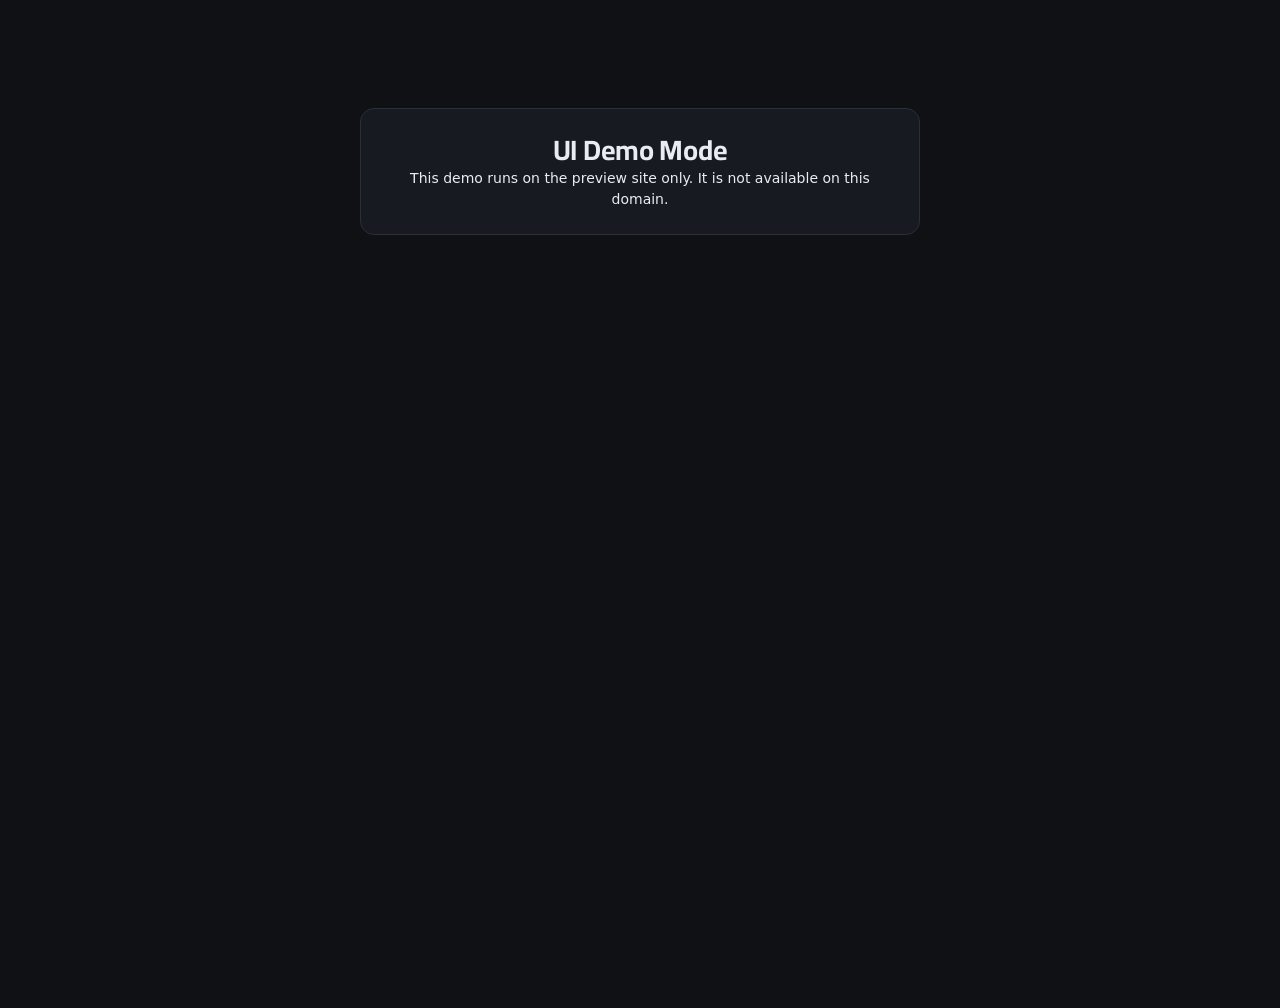
<file: demo/index.html>
<!doctype html>
<html lang="en" dir="ltr" data-theme="dark">
<head>
<meta charset="utf-8">
<meta name="viewport" content="width=device-width, initial-scale=1, viewport-fit=cover">
<!-- UI Demo Mode. This page has NO route to any server: connect-src 'none' makes the browser itself refuse fetch, XHR,
     WebSocket, EventSource and beacons, and only files from this folder and the preview's logo/fonts can load. -->
<meta http-equiv="Content-Security-Policy" content="default-src 'none'; script-src 'self'; style-src 'self'; img-src 'self' data:; font-src 'self'; connect-src 'none'; frame-src 'none'; object-src 'none'; form-action 'none'; base-uri 'none'">
<meta name="referrer" content="no-referrer">
<meta name="robots" content="noindex, nofollow">
<title>UI Demo Mode - Digitivia AI Agent</title>
<link rel="icon" href="../favicon.png">
<link rel="stylesheet" href="demo.css">
</head>
<body>
<div id="app" aria-live="off"></div>
<noscript><p class="nojs">The UI demo needs JavaScript. Nothing is sent anywhere.</p></noscript>
<script src="i18n.js"></script>
<script src="engine.js"></script>
<script src="demo.js"></script>
</body>
</html>
</file>
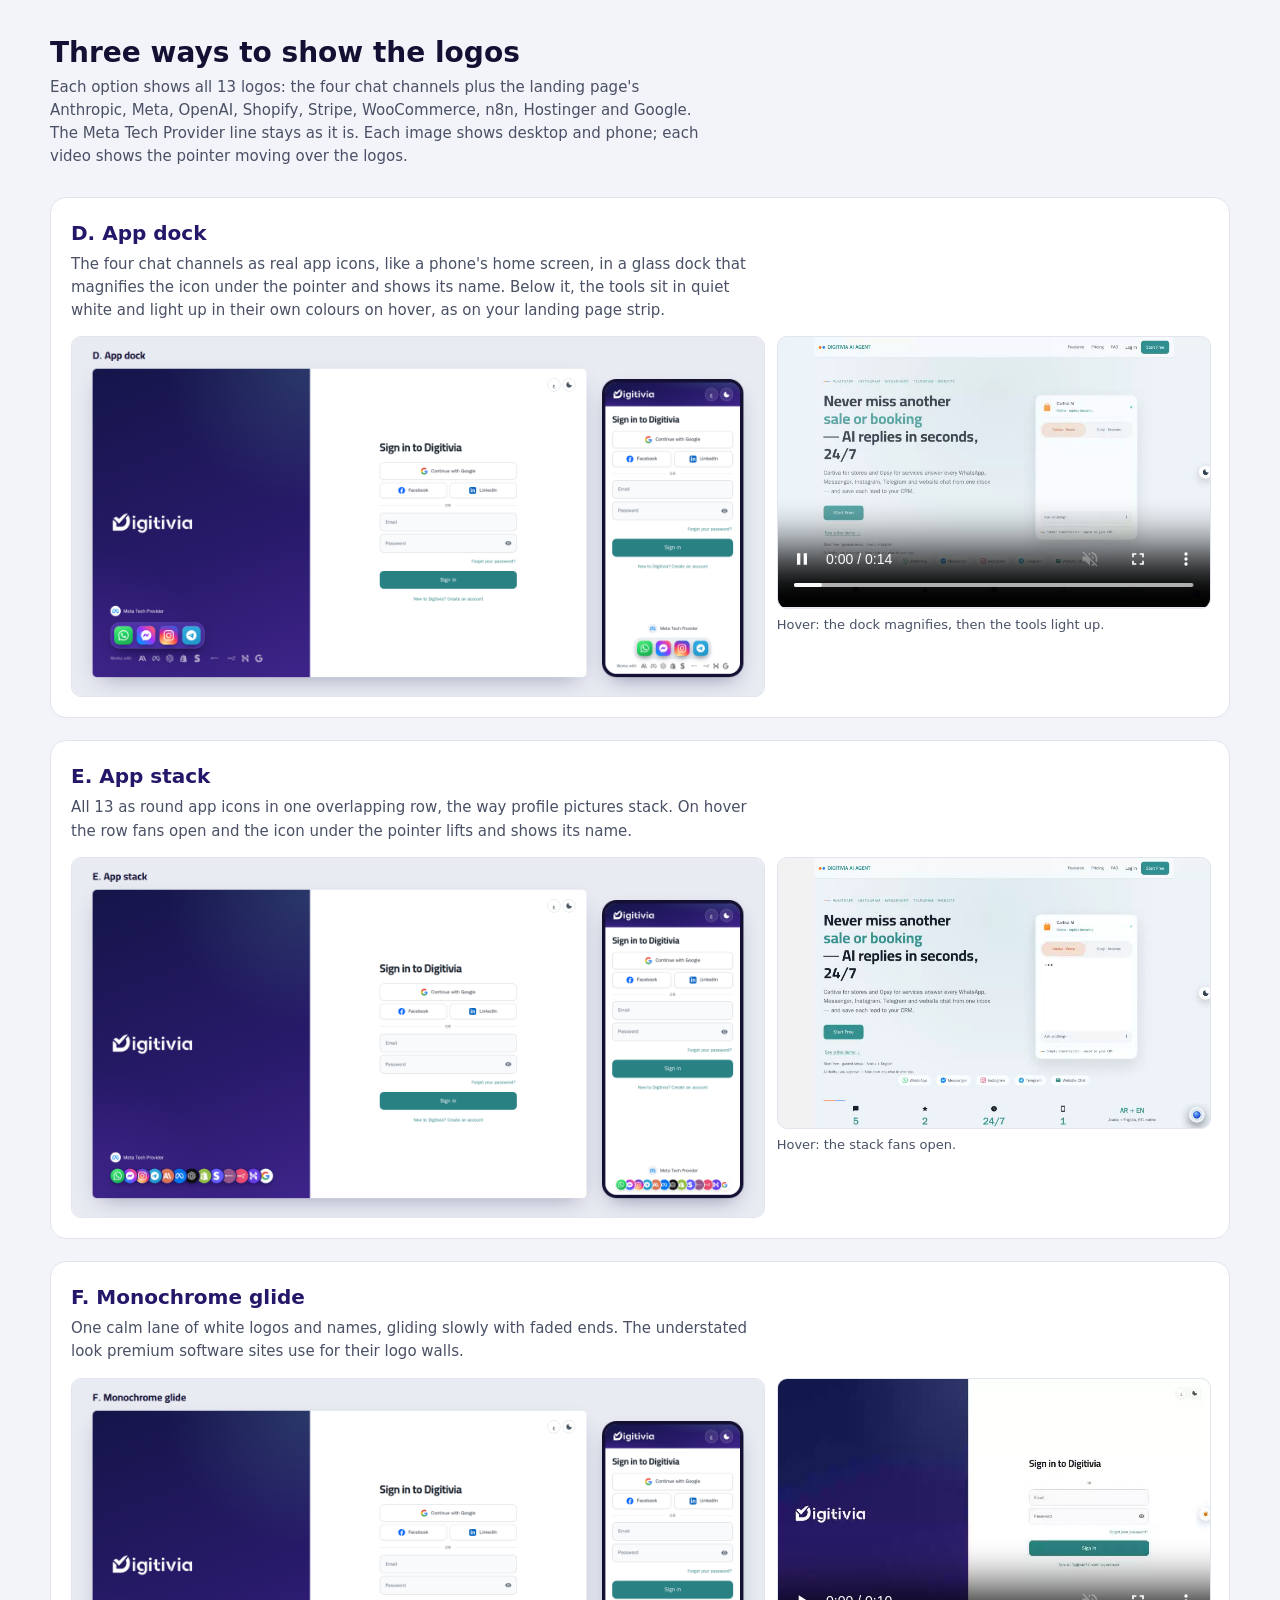
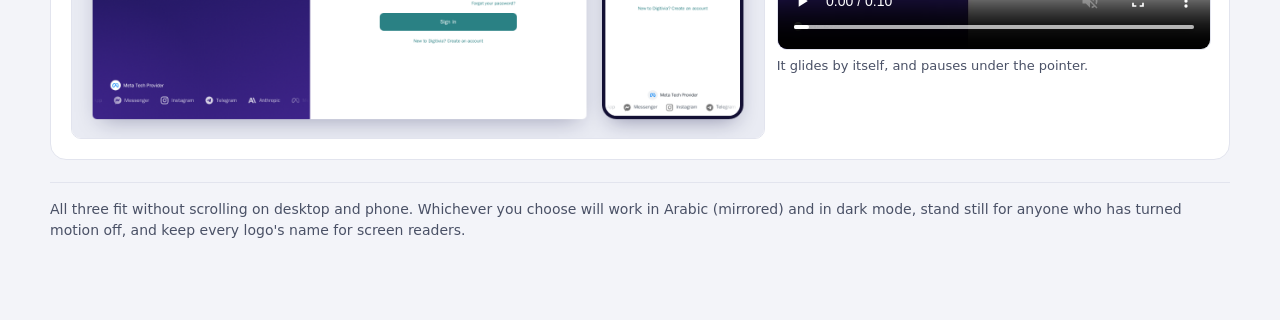
<file: logo-options/index.html>
<!doctype html>
<html lang="en">
<head>
<meta charset="utf-8">
<meta name="viewport" content="width=device-width, initial-scale=1">
<meta name="robots" content="noindex">
<title>Sign-in Logo Strip</title>
<style>
  :root {
    --ground: #f3f4f9;
    --card: #ffffff;
    --ink: #131034;
    --body: #4a5166;
    --line: #e2e4ee;
    --brand: #241668;
    --accent: #2a8184;
  }
  @media (prefers-color-scheme: dark) {
    :root:not([data-theme="light"]) {
      --ground: #0f1115;
      --card: #171a20;
      --ink: #e9edf3;
      --body: #aab1bd;
      --line: #2a2f38;
      --brand: #b9a8ff;
      --accent: #5baeb0;
    }
  }
  :root[data-theme="dark"] {
    --ground: #0f1115;
    --card: #171a20;
    --ink: #e9edf3;
    --body: #aab1bd;
    --line: #2a2f38;
    --brand: #b9a8ff;
    --accent: #5baeb0;
  }
  body {
    background: var(--ground);
    color: var(--ink);
    font: 15px/1.55 "Segoe UI", system-ui, -apple-system, Roboto, sans-serif;
  }
  .wrap { max-width: 1180px; margin: 0 auto; padding: 28px 16px 56px; }
  h1 { font-size: 1.75rem; line-height: 1.2; margin: 0 0 6px; text-wrap: balance; }
  .lede { color: var(--body); margin: 0 0 28px; max-width: 68ch; }
  .option { background: var(--card); border: 1px solid var(--line); border-radius: 16px; padding: 20px; margin-bottom: 22px; }
  .option h2 { font-size: 1.25rem; margin: 0 0 4px; color: var(--brand); }
  .option p { margin: 0 0 14px; color: var(--body); max-width: 72ch; }
  .media { display: grid; grid-template-columns: minmax(0, 1.6fr) minmax(0, 1fr); gap: 14px; align-items: start; }
  .media img, .media video { width: 100%; max-width: 100%; height: auto; border-radius: 10px; border: 1px solid var(--line); display: block; background: #e9ebf3; }
  .cap { font-size: 0.8125rem; color: var(--body); margin-top: 6px; }
  .note { font-size: 0.875rem; color: var(--body); border-top: 1px solid var(--line); padding-top: 16px; }
  @media (max-width: 760px) { .media { grid-template-columns: 1fr; } }
</style>
</head>
<body>

<div class="wrap">
  <h1>Three ways to show the logos</h1>
  <p class="lede">Each option shows all 13 logos: the four chat channels plus the landing page's Anthropic, Meta, OpenAI, Shopify, Stripe, WooCommerce, n8n, Hostinger and Google. The Meta Tech Provider line stays as it is. Each image shows desktop and phone; each video shows the pointer moving over the logos.</p>

  <section class="option">
    <h2>D. App dock</h2>
    <p>The four chat channels as real app icons, like a phone's home screen, in a glass dock that magnifies the icon under the pointer and shows its name. Below it, the tools sit in quiet white and light up in their own colours on hover, as on your landing page strip.</p>
    <div class="media">
      <div><img src="board-dock.png" alt="App dock option on desktop and phone" loading="lazy"></div>
      <div><video src="dock-motion.webm" autoplay muted loop playsinline controls></video><div class="cap">Hover: the dock magnifies, then the tools light up.</div></div>
    </div>
  </section>

  <section class="option">
    <h2>E. App stack</h2>
    <p>All 13 as round app icons in one overlapping row, the way profile pictures stack. On hover the row fans open and the icon under the pointer lifts and shows its name.</p>
    <div class="media">
      <div><img src="board-stack.png" alt="App stack option on desktop and phone" loading="lazy"></div>
      <div><video src="stack-motion.webm" autoplay muted loop playsinline controls></video><div class="cap">Hover: the stack fans open.</div></div>
    </div>
  </section>

  <section class="option">
    <h2>F. Monochrome glide</h2>
    <p>One calm lane of white logos and names, gliding slowly with faded ends. The understated look premium software sites use for their logo walls.</p>
    <div class="media">
      <div><img src="board-glide.png" alt="Monochrome glide option on desktop and phone" loading="lazy"></div>
      <div><video src="glide-motion.webm" autoplay muted loop playsinline controls></video><div class="cap">It glides by itself, and pauses under the pointer.</div></div>
    </div>
  </section>

  <p class="note">All three fit without scrolling on desktop and phone. Whichever you choose will work in Arabic (mirrored) and in dark mode, stand still for anyone who has turned motion off, and keep every logo's name for screen readers.</p>
</div>
</body>
</html>
</file>
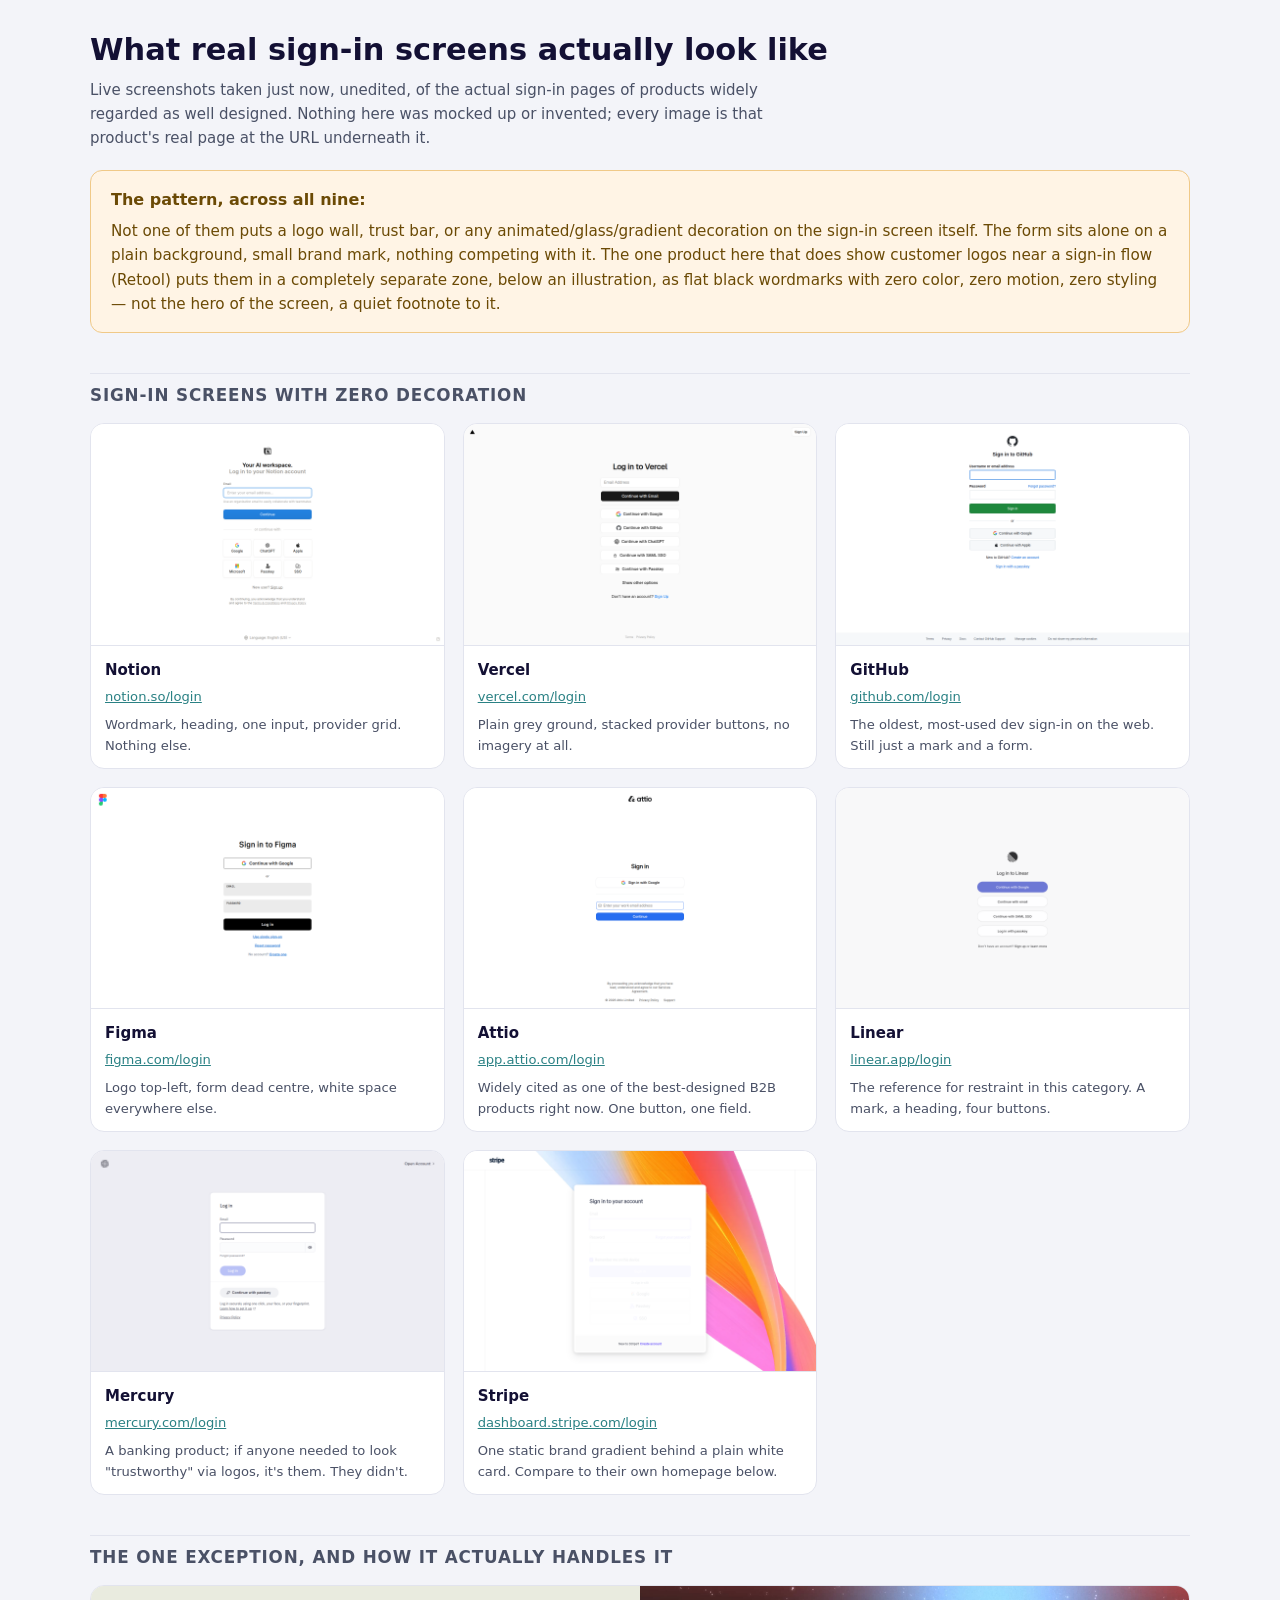
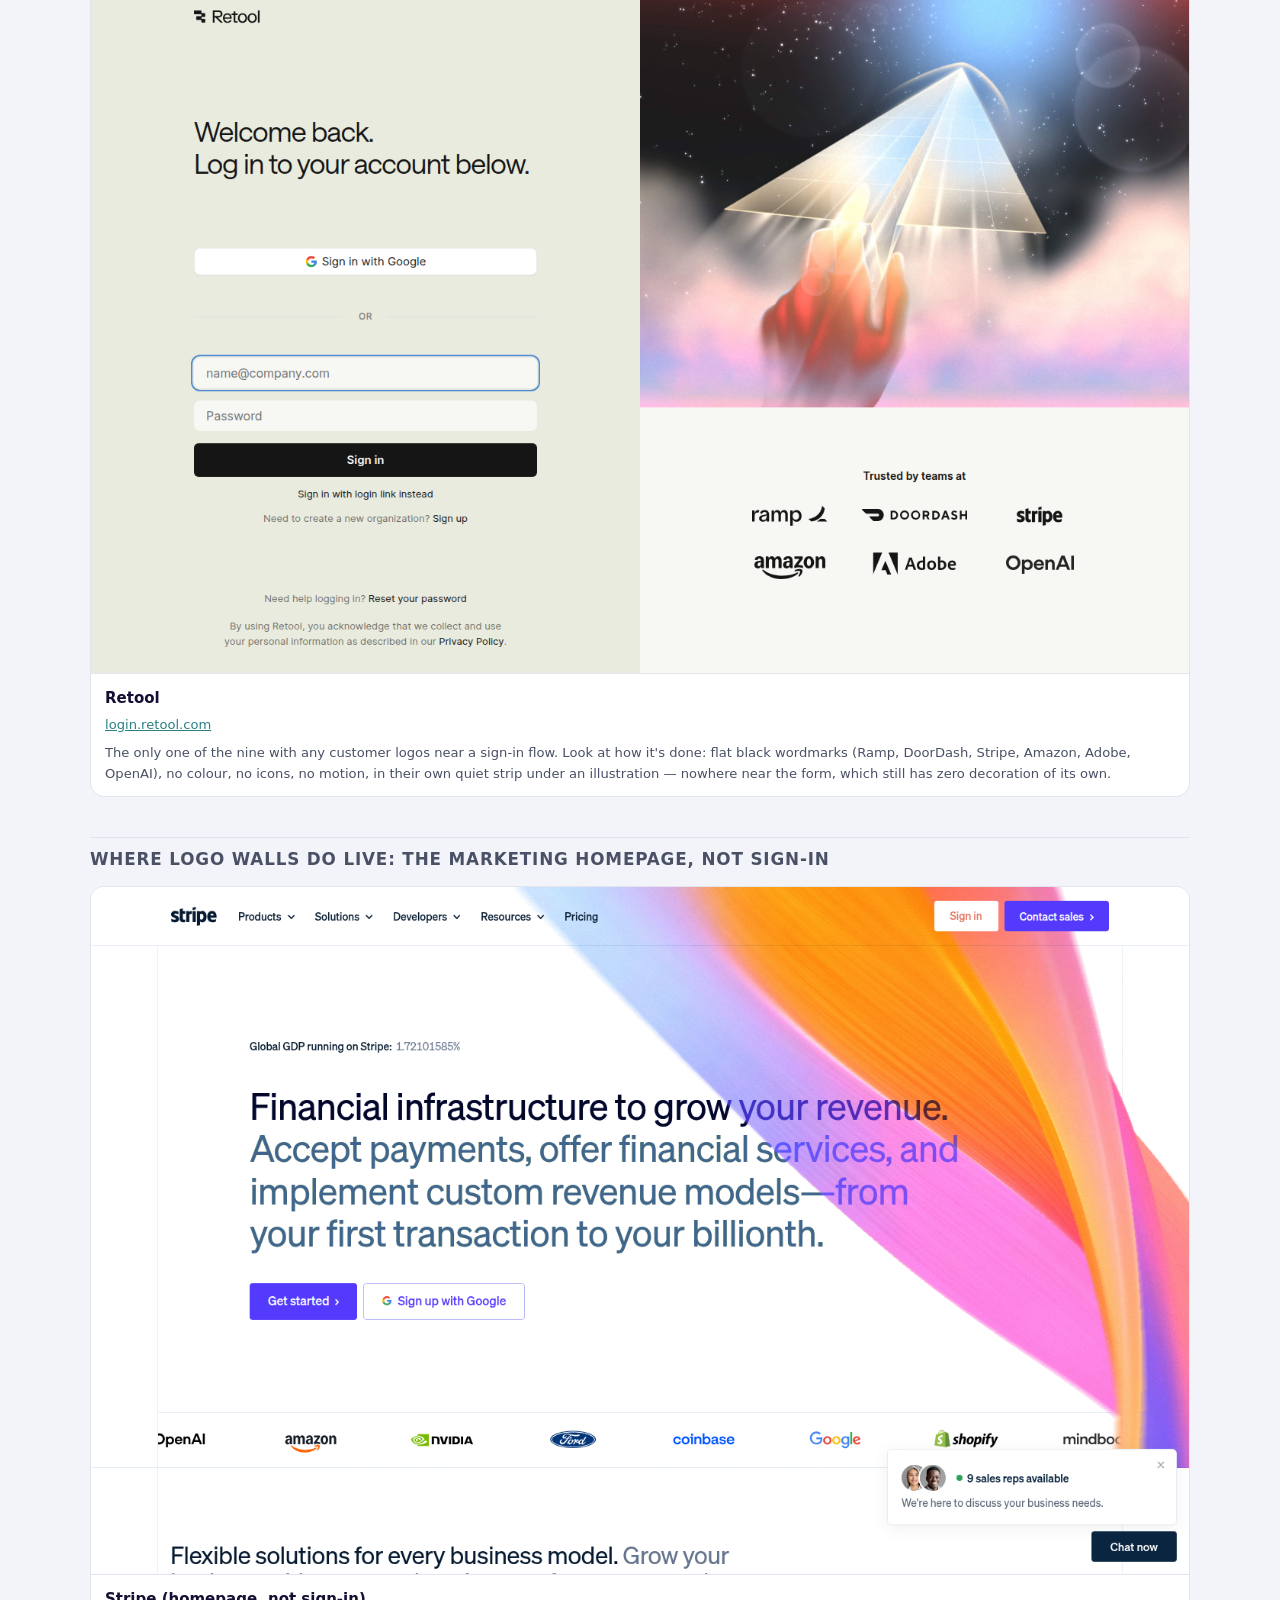
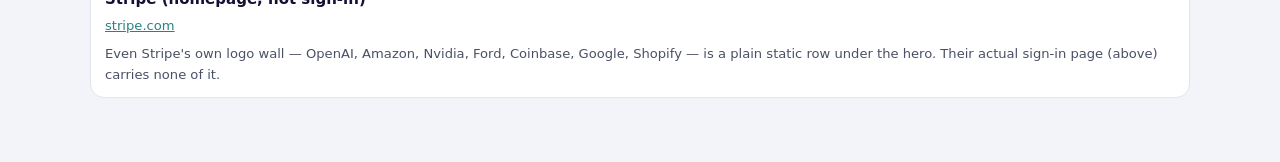
<file: real-examples/index.html>
<!doctype html>
<html lang="en">
<head>
<meta charset="utf-8">
<meta name="viewport" content="width=device-width, initial-scale=1">
<meta name="robots" content="noindex">
<title>Real sign-in screens</title>
<style>
  :root {
    --ground: #f3f4f9; --card: #ffffff; --ink: #131034; --body: #4a5166; --line: #e2e4ee;
    --brand: #241668; --accent: #2a8184; --warn-bg: #fff4e5; --warn-line: #f0c988; --warn-ink: #6b4a05;
  }
  @media (prefers-color-scheme: dark) {
    :root:not([data-theme="light"]) {
      --ground: #0f1115; --card: #171a20; --ink: #e9edf3; --body: #aab1bd; --line: #2a2f38;
      --brand: #b9a8ff; --accent: #5baeb0; --warn-bg: #2a2210; --warn-line: #5a4210; --warn-ink: #e8c877;
    }
  }
  body { background: var(--ground); color: var(--ink); font: 15px/1.6 -apple-system, "Segoe UI", system-ui, Roboto, sans-serif; margin: 0; }
  .wrap { max-width: 1100px; margin: 0 auto; padding: 32px 16px 64px; }
  h1 { font-size: 1.9rem; line-height: 1.2; margin: 0 0 10px; }
  .lede { color: var(--body); margin: 0 0 20px; max-width: 72ch; }
  .verdict { background: var(--warn-bg); border: 1px solid var(--warn-line); color: var(--warn-ink); border-radius: 12px; padding: 16px 20px; margin: 0 0 32px; font-size: 0.95rem; }
  .verdict strong { display: block; margin-bottom: 6px; font-size: 1rem; }
  h2 { font-size: 1.05rem; margin: 40px 0 14px; padding-top: 8px; border-top: 1px solid var(--line); color: var(--body); text-transform: uppercase; letter-spacing: 0.05em; font-weight: 700; }
  .grid { display: grid; grid-template-columns: repeat(auto-fit, minmax(320px, 1fr)); gap: 18px; }
  .card { background: var(--card); border: 1px solid var(--line); border-radius: 14px; overflow: hidden; }
  .card img { width: 100%; height: auto; display: block; border-bottom: 1px solid var(--line); background: #eee; }
  .card .meta { padding: 12px 14px; }
  .card .name { font-weight: 700; margin: 0 0 2px; }
  .card a { color: var(--accent); font-size: 0.82rem; word-break: break-all; }
  .card .note { margin: 6px 0 0; font-size: 0.82rem; color: var(--body); }
  .full { grid-column: 1 / -1; }
</style>
</head>
<body>
<div class="wrap">
  <h1>What real sign-in screens actually look like</h1>
  <p class="lede">Live screenshots taken just now, unedited, of the actual sign-in pages of products widely regarded as well designed. Nothing here was mocked up or invented; every image is that product's real page at the URL underneath it.</p>

  <div class="verdict">
    <strong>The pattern, across all nine:</strong>
    Not one of them puts a logo wall, trust bar, or any animated/glass/gradient decoration on the sign-in screen itself. The form sits alone on a plain background, small brand mark, nothing competing with it. The one product here that does show customer logos near a sign-in flow (Retool) puts them in a completely separate zone, below an illustration, as flat black wordmarks with zero color, zero motion, zero styling &mdash; not the hero of the screen, a quiet footnote to it.
  </div>

  <h2>Sign-in screens with zero decoration</h2>
  <div class="grid">
    <div class="card">
      <img src="notion-login.png" alt="Notion sign-in page">
      <div class="meta"><p class="name">Notion</p><a href="https://www.notion.so/login" target="_blank" rel="noopener">notion.so/login</a><p class="note">Wordmark, heading, one input, provider grid. Nothing else.</p></div>
    </div>
    <div class="card">
      <img src="vercel-login.png" alt="Vercel sign-in page">
      <div class="meta"><p class="name">Vercel</p><a href="https://vercel.com/login" target="_blank" rel="noopener">vercel.com/login</a><p class="note">Plain grey ground, stacked provider buttons, no imagery at all.</p></div>
    </div>
    <div class="card">
      <img src="github-login.png" alt="GitHub sign-in page">
      <div class="meta"><p class="name">GitHub</p><a href="https://github.com/login" target="_blank" rel="noopener">github.com/login</a><p class="note">The oldest, most-used dev sign-in on the web. Still just a mark and a form.</p></div>
    </div>
    <div class="card">
      <img src="figma-login.png" alt="Figma sign-in page">
      <div class="meta"><p class="name">Figma</p><a href="https://www.figma.com/login" target="_blank" rel="noopener">figma.com/login</a><p class="note">Logo top-left, form dead centre, white space everywhere else.</p></div>
    </div>
    <div class="card">
      <img src="attio-login.png" alt="Attio sign-in page">
      <div class="meta"><p class="name">Attio</p><a href="https://app.attio.com/login" target="_blank" rel="noopener">app.attio.com/login</a><p class="note">Widely cited as one of the best-designed B2B products right now. One button, one field.</p></div>
    </div>
    <div class="card">
      <img src="linear-login.png" alt="Linear sign-in page">
      <div class="meta"><p class="name">Linear</p><a href="https://linear.app/login" target="_blank" rel="noopener">linear.app/login</a><p class="note">The reference for restraint in this category. A mark, a heading, four buttons.</p></div>
    </div>
    <div class="card">
      <img src="mercury-login.png" alt="Mercury sign-in page">
      <div class="meta"><p class="name">Mercury</p><a href="https://mercury.com/login" target="_blank" rel="noopener">mercury.com/login</a><p class="note">A banking product; if anyone needed to look "trustworthy" via logos, it's them. They didn't.</p></div>
    </div>
    <div class="card">
      <img src="stripe-login.png" alt="Stripe sign-in page">
      <div class="meta"><p class="name">Stripe</p><a href="https://dashboard.stripe.com/login" target="_blank" rel="noopener">dashboard.stripe.com/login</a><p class="note">One static brand gradient behind a plain white card. Compare to their own homepage below.</p></div>
    </div>
  </div>

  <h2>The one exception, and how it actually handles it</h2>
  <div class="grid">
    <div class="card full">
      <img src="retool-login.png" alt="Retool sign-in page, showing a trust bar of flat customer wordmarks below an illustration, separate from the form">
      <div class="meta"><p class="name">Retool</p><a href="https://login.retool.com" target="_blank" rel="noopener">login.retool.com</a><p class="note">The only one of the nine with any customer logos near a sign-in flow. Look at how it's done: flat black wordmarks (Ramp, DoorDash, Stripe, Amazon, Adobe, OpenAI), no colour, no icons, no motion, in their own quiet strip under an illustration &mdash; nowhere near the form, which still has zero decoration of its own.</p></div>
    </div>
  </div>

  <h2>Where logo walls do live: the marketing homepage, not sign-in</h2>
  <div class="grid">
    <div class="card full">
      <img src="stripe-homepage-trustbar.png" alt="Stripe homepage showing a plain grayscale-ish logo row under the hero">
      <div class="meta"><p class="name">Stripe (homepage, not sign-in)</p><a href="https://stripe.com" target="_blank" rel="noopener">stripe.com</a><p class="note">Even Stripe's own logo wall &mdash; OpenAI, Amazon, Nvidia, Ford, Coinbase, Google, Shopify &mdash; is a plain static row under the hero. Their actual sign-in page (above) carries none of it.</p></div>
    </div>
  </div>
</div>
</body>
</html>
</file>
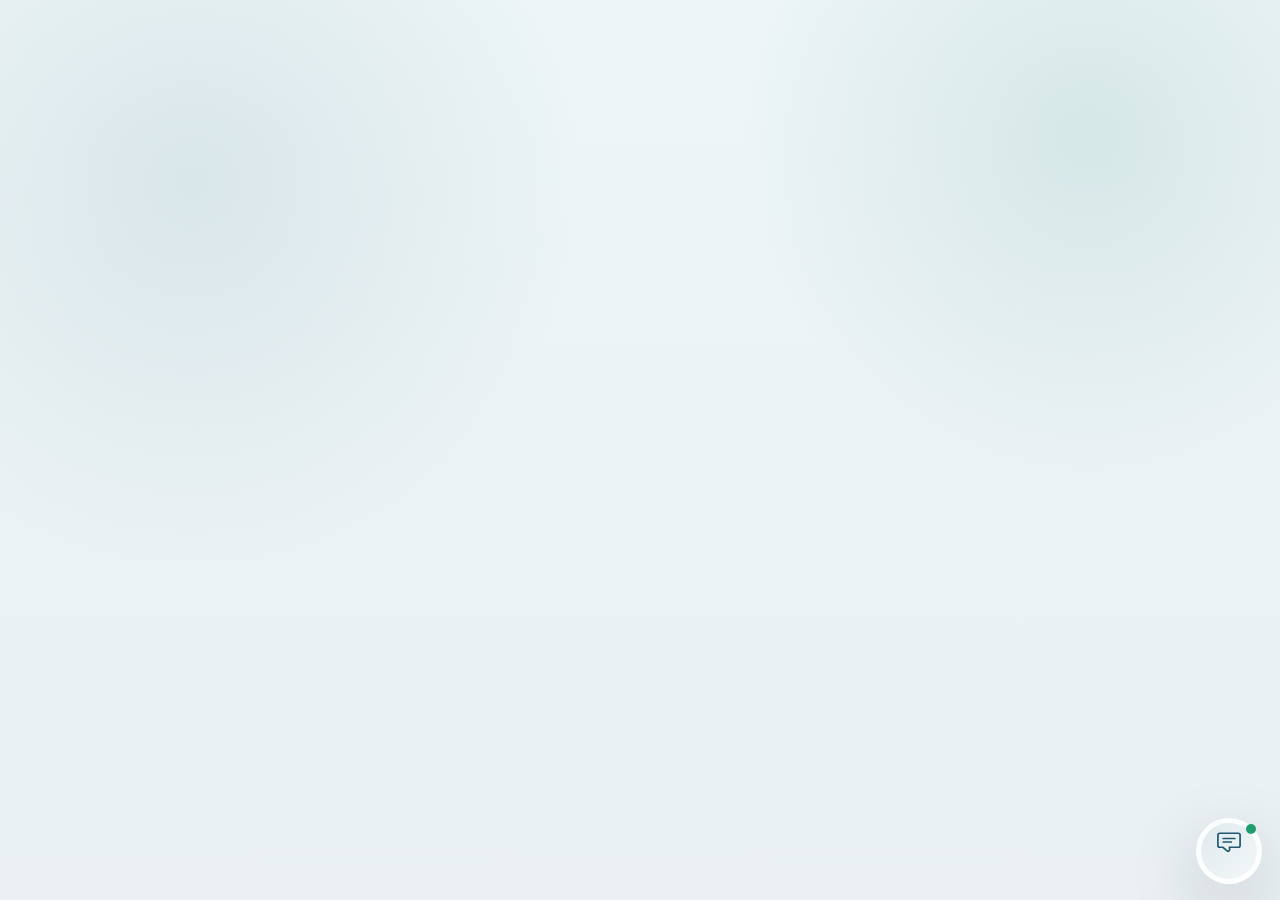
<file: chatwindow.html>
<!doctype html>
<html lang="en" dir="ltr">
<head>
  <meta charset="utf-8">
  <meta name="viewport" content="width=device-width, initial-scale=1, viewport-fit=cover">
  <title>Digitivia Website Chat Widget</title>
  <style>
    :root {
      color-scheme: light;
      --chat-font: "Segoe UI", "Noto Sans Arabic", "Noto Sans", "Tahoma", sans-serif;
      --chat-bg: #eef3f5;
      --chat-surface: rgba(255, 255, 255, 0.96);
      --chat-surface-strong: #ffffff;
      --chat-text: #132534;
      --chat-muted: #617585;
      --chat-border: rgba(42, 84, 109, 0.16);
      --chat-accent: #2c718a;
      --chat-accent-strong: #1f5870;
      --chat-accent-soft: rgba(44, 113, 138, 0.12);
      --chat-user-bubble: linear-gradient(135deg, #2c718a 0%, #255f75 100%);
      --chat-bot-bubble: #f7fbfc;
      --chat-link: #0f766e;
      --chat-dot: color-mix(in srgb, var(--chat-accent) 12%, var(--chat-link));
      --chat-danger: #cf4d60;
      --chat-success: #1f9d6d;
      --chat-shadow: 0 24px 70px rgba(15, 35, 52, 0.18);
      --chat-shadow-strong: 0 28px 80px rgba(15, 35, 52, 0.24);
      --chat-radius-xl: 24px;
      --chat-radius-lg: 18px;
      --chat-radius-md: 14px;
      --chat-radius-sm: 10px;
      --chat-launcher-size: 66px;
      --chat-panel-width: min(408px, calc(100vw - 24px));
      --chat-panel-height: min(700px, calc(100dvh - 92px));
      --chat-panel-offset: 86px;
      --chat-safe-bottom: calc(env(safe-area-inset-bottom, 0px) + 16px);
    }

    /* Self-hosted, subsetted (Arabic+Latin+digits, weight 700 only, 14.5KB).
       Scoped to .hs-chat-launcher-text alone — never added to --chat-font,
       so every existing customer's title/subtitle/messages are unaffected. */
    @font-face {
      font-family: 'Cairo';
      src: url('fonts/Cairo-Bold-Arabic-Latin-Subset.woff2') format('woff2');
      font-weight: 700;
      font-style: normal;
      font-display: swap;
      unicode-range: U+30-39, U+41-5A, U+61-7A, U+621-63A, U+640-64A, U+653-655;
    }

    html,
    body {
      margin: 0;
      min-height: 100%;
      font-family: var(--chat-font);
      background: transparent;
      background-color: transparent;
      color: var(--chat-text);
    }

    body.hs-preview-surface {
      min-height: 100vh;
      overflow: hidden;
      background:
        radial-gradient(circle at 15% 20%, rgba(44, 113, 138, 0.10), transparent 30%),
        radial-gradient(circle at 85% 15%, rgba(15, 118, 110, 0.10), transparent 26%),
        linear-gradient(180deg, #edf5f6 0%, #eaf0f3 100%);
    }

    body.hs-embed-surface {
      background: transparent;
      background-color: transparent;
      min-height: 100vh;
      overflow: hidden;
      --chat-launcher-size: 58px;
      --chat-panel-width: min(392px, calc(100vw - 20px));
      --chat-panel-height: min(680px, calc(100dvh - 24px));
      --chat-panel-offset: 18px;
      --chat-safe-bottom: 10px;
    }

    /* Embedded: the host iframe already carries the gap from the page edge.
       A second inset here pushed the launcher inward, and because these were
       LOGICAL properties the corner flipped on RTL stores - so on an Arabic
       site "bottom-right" rendered away from the right edge. Physical
       properties, anchored to the chosen corner, keep it put in both
       directions and let the frame hug the launcher. */
    body.hs-embed-surface .hs-chat-widget {
      inset-inline-end: auto;
      inset-inline-start: auto;
      inset-block-end: 11px;
      right: 11px;
      left: auto;
    }

    /* Open: stretch across the frame. The narrow-width rules below give the
       panel `inline-size: 100%`, which needs a full-width root to resolve
       against - anchoring to one corner collapses it to the launcher width. */
    body.hs-embed-surface .hs-chat-widget.is-open {
      inset-block-end: 0;
      left: 0;
      right: 0;
    }

    body.hs-embed-surface .hs-chat-widget[data-position="bottom-left"],
    body.hs-embed-surface .hs-chat-widget[data-position="top-left"] {
      left: 11px;
      right: auto;
    }

    body.hs-embed-surface .hs-chat-widget.is-open[data-position="bottom-left"],
    body.hs-embed-surface .hs-chat-widget.is-open[data-position="top-left"] {
      left: 0;
      right: 0;
    }

    body.hs-embed-surface .hs-chat-panel {
      min-block-size: min(520px, calc(100dvh - 20px));
    }

    body.hs-embed-surface .hs-chat-backdrop {
      display: none;
    }

    .hs-chat-widget,
    .hs-chat-widget * {
      box-sizing: border-box;
    }

    .hs-chat-widget {
      position: fixed;
      inset-inline-end: 18px;
      inset-block-end: var(--chat-safe-bottom);
      z-index: 2147483000;
      font-family: var(--chat-font);
      color: var(--chat-text);
      text-rendering: optimizeLegibility;
      -webkit-font-smoothing: antialiased;
    }

    .hs-chat-widget[data-theme="dark"] {
      color-scheme: dark;
      --chat-bg: #0d1722;
      --chat-surface: rgba(14, 23, 34, 0.96);
      --chat-surface-strong: #111e2d;
      --chat-text: #edf6fb;
      --chat-muted: #9cb0bf;
      --chat-border: rgba(154, 182, 201, 0.14);
      /* Each dark token reads a merchant-brand twin when applyThemeOverrides()
         has set one on :root, and falls back to the built-in dark teal. A
         plain override on :root cannot work here: this rule is declared on the
         widget element and would always win over it. */
      --chat-accent: var(--chat-accent-dark, #79c6d6);
      --chat-accent-strong: var(--chat-accent-strong-dark, #9cdce8);
      --chat-accent-soft: var(--chat-accent-soft-dark, rgba(121, 198, 214, 0.14));
      --chat-user-bubble: var(--chat-user-bubble-dark, linear-gradient(135deg, #1e5f76 0%, #234d60 100%));
      --chat-bot-bubble: #132433;
      --chat-link: var(--chat-link-dark, #8ce2d7);
      --chat-dot: color-mix(in srgb, var(--chat-accent) 72%, #fff);
      --chat-shadow: 0 22px 70px rgba(0, 0, 0, 0.45);
      --chat-shadow-strong: 0 30px 90px rgba(0, 0, 0, 0.55);
    }

    .hs-chat-widget[data-position="bottom-left"] {
      inset-inline-start: 18px;
      inset-inline-end: auto;
    }

    .hs-chat-backdrop {
      position: fixed;
      inset: 0;
      background: rgba(7, 18, 28, 0.34);
      backdrop-filter: blur(4px);
      opacity: 0;
      pointer-events: none;
      transition: opacity 180ms ease;
    }

    .hs-chat-widget.is-open .hs-chat-backdrop {
      opacity: 1;
      pointer-events: auto;
    }

    .hs-chat-launcher {
      position: relative;
      inline-size: var(--chat-launcher-size);
      block-size: var(--chat-launcher-size);
      border: 0;
      border-radius: 999px;
      background:
        linear-gradient(180deg, rgba(255,255,255,0.88), rgba(255,255,255,0.94)),
        linear-gradient(135deg, color-mix(in srgb, var(--chat-accent) 18%, white) 0%, white 100%);
      color: var(--chat-accent-strong);
      box-shadow: var(--chat-shadow), inset 0 0 0 1px rgba(255,255,255,0.45);
      cursor: pointer;
      display: grid;
      place-items: center;
      transition: transform 180ms ease, box-shadow 180ms ease, filter 180ms ease;
      isolation: isolate;
    }

    .hs-chat-launcher::before {
      content: "";
      position: absolute;
      inset: 5px;
      border-radius: inherit;
      background: linear-gradient(135deg,
        color-mix(in srgb, var(--chat-accent) 14%, transparent),
        color-mix(in srgb, var(--chat-accent) 5%, transparent));
      z-index: -1;
    }

    .hs-chat-launcher:hover,
    .hs-chat-launcher:focus-visible {
      transform: translateY(-2px) scale(1.01);
      box-shadow: var(--chat-shadow-strong);
      filter: saturate(1.04);
      outline: none;
    }

    .hs-chat-launcher-icon {
      inline-size: 28px;
      block-size: 28px;
      display: block;
    }

    .hs-chat-launcher:has(.hs-chat-launcher-text:not(:empty)) {
      inline-size: auto;
      padding-inline: 18px;
      gap: 10px;
      display: inline-flex;
      align-items: center;
    }

    .hs-chat-launcher-text {
      min-inline-size: 0;
      white-space: nowrap;
      overflow: hidden;
      text-overflow: ellipsis;
      max-inline-size: 220px;
      font-family: 'Cairo', var(--chat-font);
      font-weight: 700;
      font-size: 14px;
    }

    .hs-chat-launcher-ping {
      position: absolute;
      inset-inline-end: 6px;
      inset-block-start: 6px;
      inline-size: 10px;
      block-size: 10px;
      border-radius: 999px;
      background: var(--chat-success);
      box-shadow: 0 0 0 0 rgba(31, 157, 109, 0.4);
      animation: hs-chat-ping 2.2s infinite;
    }

    /* In pill mode the button grows past the icon, so inset-inline-end (which
       tracks the far/text edge) would strand the ping near the label instead
       of badging the icon. Re-anchor to the icon's fixed inline-start edge
       (padding-inline 18px + icon 28px + the same overlap the circle uses). */
    .hs-chat-launcher:has(.hs-chat-launcher-text:not(:empty)) .hs-chat-launcher-ping {
      inset-inline-end: auto;
      inset-inline-start: 49px;
    }

    @keyframes hs-chat-ping {
      0% { box-shadow: 0 0 0 0 rgba(31, 157, 109, 0.40); }
      70% { box-shadow: 0 0 0 12px rgba(31, 157, 109, 0); }
      100% { box-shadow: 0 0 0 0 rgba(31, 157, 109, 0); }
    }

    .hs-chat-panel {
      position: absolute;
      inset-inline-end: 0;
      inset-block-end: var(--chat-panel-offset);
      inline-size: var(--chat-panel-width);
      block-size: var(--chat-panel-height);
      min-block-size: 480px;
      display: grid;
      grid-template-rows: auto 1fr auto auto;
      background: var(--chat-surface);
      border: 1px solid var(--chat-border);
      border-radius: var(--chat-radius-xl);
      overflow: clip;
      box-shadow: var(--chat-shadow);
      opacity: 0;
      pointer-events: none;
      transform: translateY(18px) scale(0.975);
      transform-origin: bottom right;
      transition: opacity 180ms ease, transform 180ms ease;
      backdrop-filter: blur(22px);
    }

    .hs-chat-widget[data-position="bottom-left"] .hs-chat-panel {
      inset-inline-start: 0;
      inset-inline-end: auto;
      transform-origin: bottom left;
    }

    .hs-chat-widget.is-open .hs-chat-panel {
      opacity: 1;
      pointer-events: auto;
      transform: translateY(0) scale(1);
    }

    .hs-chat-header {
      position: relative;
      padding: 16px 16px 14px;
      border-bottom: 1px solid var(--chat-border);
      background:
        radial-gradient(circle at top left, color-mix(in srgb, var(--chat-accent) 14%, transparent), transparent 46%),
        linear-gradient(180deg, color-mix(in srgb, var(--chat-surface-strong) 92%, var(--chat-bg) 8%), var(--chat-surface));
      display: grid;
      grid-template-columns: 1fr auto;
      gap: 12px;
      align-items: start;
    }

    .hs-chat-title-wrap {
      min-width: 0;
      display: grid;
      gap: 8px;
      padding-inline-end: 2px;
    }

    .hs-chat-kicker {
      display: inline-flex;
      align-items: center;
      gap: 7px;
      inline-size: fit-content;
      max-inline-size: 100%;
      padding: 7px 10px;
      border-radius: 999px;
      background: var(--chat-accent-soft);
      color: var(--chat-accent-strong);
      font-size: 11px;
      font-weight: 700;
      letter-spacing: 0.04em;
      text-transform: uppercase;
      white-space: nowrap;
      overflow: hidden;
      text-overflow: ellipsis;
    }

    .hs-chat-kicker-dot {
      inline-size: 8px;
      block-size: 8px;
      border-radius: 999px;
      background: currentColor;
      opacity: 0.92;
    }

    .hs-chat-title {
      margin: 0;
      font-size: clamp(17px, 1rem + 0.45vw, 20px);
      line-height: 1.18;
      font-weight: 800;
      color: var(--chat-text);
      letter-spacing: -0.02em;
      overflow-wrap: anywhere;
    }

    .hs-chat-subtitle {
      margin: 0;
      color: var(--chat-muted);
      font-size: 12.5px;
      line-height: 1.45;
      max-inline-size: 30ch;
    }

    .hs-chat-header-actions {
      display: inline-flex;
      align-items: center;
      gap: 8px;
      justify-content: flex-end;
      flex-shrink: 0;
      padding-inline-start: 4px;
    }

    .hs-chat-action {
      border: 1px solid var(--chat-border);
      background: color-mix(in srgb, var(--chat-surface-strong) 92%, transparent);
      color: var(--chat-text);
      border-radius: 12px;
      inline-size: 40px;
      block-size: 40px;
      min-block-size: 40px;
      min-inline-size: 40px;
      padding: 0;
      font-size: 13px;
      line-height: 1;
      cursor: pointer;
      display: inline-flex;
      align-items: center;
      justify-content: center;
      gap: 0;
      flex: 0 0 auto;
      transition: background 140ms ease, border-color 140ms ease, transform 140ms ease;
    }

    .hs-chat-action:hover,
    .hs-chat-action:focus-visible {
      background: color-mix(in srgb, var(--chat-surface-strong) 80%, var(--chat-bg) 20%);
      border-color: color-mix(in srgb, var(--chat-border) 55%, var(--chat-accent) 45%);
      transform: translateY(-1px);
      outline: none;
    }

    .hs-chat-icon {
      inline-size: 19px;
      block-size: 19px;
      display: block;
      flex: 0 0 auto;
      pointer-events: none;
      vector-effect: non-scaling-stroke;
    }

    .hs-chat-close-icon {
      font-size: 22px;
      font-weight: 500;
      line-height: 1;
      pointer-events: none;
    }

    .hs-chat-visually-hidden {
      position: absolute;
      inline-size: 1px;
      block-size: 1px;
      padding: 0;
      margin: -1px;
      overflow: hidden;
      clip: rect(0, 0, 0, 0);
      white-space: nowrap;
      border: 0;
    }

    .hs-chat-body {
      position: relative;
      background:
        radial-gradient(circle at top right, color-mix(in srgb, var(--chat-accent) 10%, transparent), transparent 42%),
        linear-gradient(180deg, var(--chat-bg) 0%, color-mix(in srgb, var(--chat-bg) 86%, var(--chat-surface) 14%) 100%);
      min-block-size: 0;
    }

    .hs-chat-messages {
      block-size: 100%;
      padding: 16px;
      overflow: auto;
      display: flex;
      flex-direction: column;
      gap: 12px;
      scrollbar-gutter: stable;
      overscroll-behavior: contain;
    }

    .hs-chat-messages::-webkit-scrollbar {
      inline-size: 10px;
    }

    .hs-chat-messages::-webkit-scrollbar-thumb {
      background: color-mix(in srgb, var(--chat-muted) 25%, transparent);
      border-radius: 999px;
      border: 2px solid transparent;
      background-clip: padding-box;
    }

    .hs-chat-row {
      display: flex;
      inline-size: 100%;
      align-items: flex-end;
      gap: 8px;
    }

    .hs-chat-row.user {
      justify-content: flex-end;
    }

    .hs-chat-row.assistant {
      justify-content: flex-start;
    }

    .hs-chat-row.blocked {
      justify-content: stretch;
    }

    .hs-chat-bubble {
      max-inline-size: min(84%, 100%);
      border-radius: 18px;
      border: 1px solid var(--chat-border);
      padding: 12px 14px;
      line-height: 1.6;
      font-size: 14px;
      white-space: pre-wrap;
      text-align: start;
      unicode-bidi: plaintext;
      overflow-wrap: anywhere;
      word-break: break-word;
      hyphens: auto;
      box-shadow: 0 12px 28px rgba(15, 35, 52, 0.06);
    }

    .hs-chat-row.user .hs-chat-bubble {
      background: var(--chat-user-bubble);
      color: #f7fbff;
      border-color: color-mix(in srgb, var(--chat-accent-strong) 80%, white 20%);
      border-end-end-radius: 6px;
      box-shadow: 0 16px 34px rgba(37, 95, 117, 0.20);
    }

    .hs-chat-row.assistant .hs-chat-bubble {
      inline-size: min(100%, 338px);
      background: var(--chat-bot-bubble);
      color: var(--chat-text);
      border-end-start-radius: 6px;
    }

    .hs-chat-content {
      margin: 0;
      white-space: pre-wrap;
      text-align: start;
      unicode-bidi: plaintext;
      overflow-wrap: anywhere;
      word-break: break-word;
      line-height: 1.68;
    }

    .hs-chat-content + .hs-chat-content {
      margin-top: 0.62em;
    }

    .hs-chat-content.is-list {
      padding-inline-start: 1.3em;
    }

    .hs-chat-link {
      color: var(--chat-link);
      text-decoration: underline;
      text-decoration-thickness: 1.4px;
      text-underline-offset: 2px;
      overflow-wrap: anywhere;
      word-break: break-word;
    }

    .hs-chat-link:hover,
    .hs-chat-link:focus-visible {
      text-decoration-thickness: 2px;
      outline: none;
    }

    /* Typing state: a compact assistant bubble holding three dots, sized to
       its content (the normal assistant bubble is 338px wide). The late line
       sits under it and only appears after a long wait. Vertical motion only,
       so nothing slides horizontally in RTL. */
    .hs-chat-row[data-typing="true"] {
      flex-direction: column;
      align-items: flex-start;
      gap: 6px;
    }

    .hs-chat-row.assistant .hs-chat-bubble.hs-chat-bubble-typing {
      inline-size: fit-content;
      max-inline-size: 100%;
      padding: 12px 16px;
      /* the base bubble is pre-wrap; markup whitespace would add blank lines */
      white-space: normal;
    }

    .hs-chat-typing {
      display: inline-flex;
      align-items: center;
      gap: 5px;
      block-size: 22px;
      animation: hs-chat-typing-in 160ms ease-out both;
    }

    .hs-chat-dot {
      inline-size: 7px;
      block-size: 7px;
      border-radius: 999px;
      background: color-mix(in srgb, var(--chat-dot) 88%, transparent);
      animation: hs-chat-wave 1.2s cubic-bezier(.4, 0, .2, 1) infinite;
    }

    .hs-chat-dot:nth-child(2) { animation-delay: 160ms; }
    .hs-chat-dot:nth-child(3) { animation-delay: 320ms; }

    .hs-chat-typing-late {
      margin: 0;
      padding-inline: 4px;
      max-inline-size: 100%;
      color: var(--chat-muted);
      font-size: 12.5px;
      line-height: 1.4;
      text-align: start;
      overflow-wrap: anywhere;
      animation: hs-chat-typing-in 160ms ease-out both;
    }

    @keyframes hs-chat-typing-in {
      from { opacity: 0; transform: translateY(4px); }
      to { opacity: 1; transform: none; }
    }

    @keyframes hs-chat-wave {
      0%, 60%, 100% { transform: scale(0.8); opacity: 0.4; }
      30% { transform: scale(1); opacity: 1; }
    }

    .hs-chat-blocked-card {
      inline-size: 100%;
      display: grid;
      gap: 14px;
      padding: 16px;
      border-radius: 20px;
      border: 1px solid color-mix(in srgb, var(--chat-border) 74%, var(--chat-accent) 26%);
      background:
        radial-gradient(circle at top right, color-mix(in srgb, var(--chat-accent) 12%, transparent), transparent 44%),
        linear-gradient(180deg, color-mix(in srgb, var(--chat-surface-strong) 94%, var(--chat-bg) 6%), var(--chat-surface-strong));
      box-shadow: 0 18px 40px rgba(15, 35, 52, 0.10);
    }

    .hs-chat-blocked-badge {
      display: inline-flex;
      align-items: center;
      gap: 8px;
      inline-size: fit-content;
      padding: 7px 10px;
      border-radius: 999px;
      background: color-mix(in srgb, var(--chat-danger) 12%, transparent);
      color: var(--chat-danger);
      font-size: 11px;
      font-weight: 800;
      letter-spacing: 0.05em;
      text-transform: uppercase;
    }

    .hs-chat-blocked-title {
      margin: 0;
      font-size: 16px;
      line-height: 1.25;
      font-weight: 800;
      color: var(--chat-text);
    }

    .hs-chat-blocked-text {
      margin: 0;
      color: var(--chat-muted);
      font-size: 13px;
      line-height: 1.6;
    }

    .hs-chat-blocked-actions {
      display: flex;
      flex-wrap: wrap;
      gap: 10px;
    }

    .hs-chat-cta {
      display: inline-flex;
      align-items: center;
      justify-content: center;
      min-block-size: 42px;
      padding: 0 16px;
      border-radius: 14px;
      border: 1px solid transparent;
      background: linear-gradient(135deg, var(--chat-accent) 0%, var(--chat-accent-strong) 100%);
      color: #ffffff;
      font-size: 13px;
      font-weight: 700;
      text-decoration: none;
      transition: transform 140ms ease, filter 140ms ease;
    }

    .hs-chat-cta:hover,
    .hs-chat-cta:focus-visible {
      transform: translateY(-1px);
      filter: brightness(1.05);
      outline: none;
    }

    .hs-chat-input-wrap {
      border-top: 1px solid var(--chat-border);
      padding: 11px 12px 10px;
      background: color-mix(in srgb, var(--chat-surface) 94%, var(--chat-bg) 6%);
    }

    .hs-chat-input-grid {
      display: grid;
      grid-template-columns: 1fr auto;
      gap: 10px;
      align-items: end;
    }

    .hs-chat-input {
      inline-size: 100%;
      min-block-size: 46px;
      max-block-size: 132px;
      resize: none;
      border: 1px solid var(--chat-border);
      border-radius: 15px;
      background: var(--chat-surface-strong);
      color: var(--chat-text);
      font: inherit;
      font-size: 14px;
      line-height: 1.45;
      padding: 12px 13px;
      text-align: start;
      unicode-bidi: plaintext;
      overflow-wrap: anywhere;
      word-break: break-word;
      transition: border-color 140ms ease, box-shadow 140ms ease, background 140ms ease;
    }

    .hs-chat-input::placeholder {
      color: color-mix(in srgb, var(--chat-muted) 88%, transparent);
    }

    .hs-chat-input:focus-visible {
      border-color: color-mix(in srgb, var(--chat-accent) 58%, var(--chat-border) 42%);
      box-shadow: 0 0 0 4px color-mix(in srgb, var(--chat-accent) 16%, transparent);
      outline: none;
    }

    .hs-chat-widget.is-blocked .hs-chat-input,
    .hs-chat-widget.is-blocked .hs-chat-send {
      opacity: 0.54;
      pointer-events: none;
    }

    .hs-chat-send {
      min-inline-size: 108px;
      min-block-size: 46px;
      border-radius: 15px;
      border: 1px solid color-mix(in srgb, var(--chat-accent) 24%, var(--chat-border) 76%);
      background: linear-gradient(135deg, var(--chat-accent) 0%, var(--chat-accent-strong) 100%);
      color: #ffffff;
      font-weight: 700;
      font-size: 14px;
      cursor: pointer;
      transition: filter 130ms ease, opacity 130ms ease, transform 130ms ease;
    }

    .hs-chat-send:hover,
    .hs-chat-send:focus-visible {
      filter: brightness(1.06);
      transform: translateY(-1px);
      outline: none;
    }

    .hs-chat-send:disabled {
      opacity: 0.62;
      cursor: not-allowed;
      filter: none;
      transform: none;
    }

    .hs-chat-note {
      margin: 8px 2px 0;
      color: var(--chat-muted);
      font-size: 11.5px;
      line-height: 1.38;
    }

    .hs-chat-footer {
      display: flex;
      align-items: center;
      justify-content: flex-start;
      gap: 6px;
      flex-wrap: nowrap;
      padding: 11px 14px max(11px, env(safe-area-inset-bottom, 0px));
      border-top: 1px solid var(--chat-border);
      background: color-mix(in srgb, var(--chat-surface) 96%, var(--chat-bg) 4%);
      font-size: 12px;
      line-height: 1.4;
    }

    /* Deliberately NOT a flex container. Flex item order follows the
       container's direction, so on an RTL store the two boxes swapped and
       "Powered by Digitivia" rendered as "Digitivia Powered by". Plain inline
       text lets the bidi algorithm order the phrase by its own content. */
    .hs-chat-powered {
      color: var(--chat-muted);
      min-inline-size: 0;
      display: inline;
    }

    .hs-chat-powered a {
      color: var(--chat-accent-strong);
      font-weight: 700;
      text-decoration: none;
    }

    .hs-chat-powered a:hover,
    .hs-chat-powered a:focus-visible {
      text-decoration: underline;
      outline: none;
    }

    .hs-chat-widget[dir="rtl"] .hs-chat-title,
    .hs-chat-widget[dir="rtl"] .hs-chat-subtitle,
    .hs-chat-widget[dir="rtl"] .hs-chat-content,
    .hs-chat-widget[dir="rtl"] .hs-chat-note,
    .hs-chat-widget[dir="rtl"] .hs-chat-input,
    .hs-chat-widget[dir="rtl"] .hs-chat-blocked-text,
    .hs-chat-widget[dir="rtl"] .hs-chat-blocked-title,
    .hs-chat-widget[dir="rtl"] .hs-chat-powered {
      text-align: start;
    }

    .hs-chat-widget[dir="rtl"] .hs-chat-header-actions,
    .hs-chat-widget[dir="rtl"] .hs-chat-footer,
    .hs-chat-widget[dir="rtl"] .hs-chat-blocked-actions {
      flex-direction: row-reverse;
    }

    @media (max-width: 640px) {
      body.hs-embed-surface {
        --chat-launcher-size: 54px;
        --chat-panel-width: min(100vw - 14px, 420px);
        --chat-panel-height: calc(100dvh - 16px);
        --chat-panel-offset: 12px;
        --chat-safe-bottom: 7px;
      }

      .hs-chat-widget {
        inset-inline-end: 10px;
        inset-block-end: calc(env(safe-area-inset-bottom, 0px) + 10px);
      }

      .hs-chat-widget[data-position="bottom-left"] {
        inset-inline-start: 10px;
      }

      .hs-chat-panel {
        inline-size: min(100vw - 16px, 520px);
        block-size: min(calc(100dvh - 78px - env(safe-area-inset-bottom)), 760px);
        min-block-size: 360px;
        border-radius: 20px;
      }

      .hs-chat-header {
        grid-template-columns: 1fr auto;
        gap: 10px;
        padding: 14px 14px 12px;
      }

      .hs-chat-subtitle {
        max-inline-size: 100%;
      }

      .hs-chat-action {
        inline-size: 38px;
        block-size: 38px;
        min-inline-size: 38px;
        min-block-size: 38px;
        border-radius: 11px;
      }

      .hs-chat-footer {
        align-items: flex-start;
      }
    }

    @media (max-width: 460px) {
      body.hs-embed-surface {
        --chat-panel-height: calc(100dvh - 12px);
      }

      .hs-chat-widget,
      .hs-chat-widget[data-position="bottom-left"] {
        inset-inline: 6px;
        inset-block-end: calc(env(safe-area-inset-bottom, 0px) + 6px);
      }

      .hs-chat-panel {
        inset-inline: 0;
        inline-size: 100%;
        block-size: calc(100dvh - 84px - env(safe-area-inset-bottom));
        min-block-size: 0;
        border-radius: 18px;
      }

      .hs-chat-launcher {
        margin-inline-start: auto;
      }

      .hs-chat-messages {
        padding: 14px 12px;
      }

      .hs-chat-input-grid {
        grid-template-columns: 1fr;
      }

      .hs-chat-send {
        inline-size: 100%;
      }

      .hs-chat-header {
        grid-template-columns: 1fr auto;
        padding: 14px 12px 12px;
        gap: 8px;
      }

      .hs-chat-header-actions {
        justify-content: flex-end;
        gap: 6px;
      }

      .hs-chat-bubble {
        max-inline-size: 92%;
      }

      .hs-chat-row.assistant .hs-chat-bubble {
        inline-size: min(100%, 100%);
      }
    }

    @media (prefers-reduced-motion: reduce) {
      .hs-chat-launcher,
      .hs-chat-panel,
      .hs-chat-backdrop,
      .hs-chat-send,
      .hs-chat-action,
      .hs-chat-input,
      .hs-chat-cta,
      .hs-chat-menu {
        transition: none !important;
        animation: none !important;
      }

      /* static dots: still reads as "working", nothing moves */
      .hs-chat-typing,
      .hs-chat-typing-late {
        animation: none !important;
        transition: none !important;
      }

      .hs-chat-dot {
        animation: none !important;
        transition: none !important;
        transform: none;
        opacity: 0.75;
      }
    }
  </style>
</head>
<body>
  <script>
    (function initDigitiviaChatWidget() {
      "use strict";

      const EMBED_MESSAGE_TYPES = {
        ready: "DIGITIVIA_CHAT_READY",
        init: "DIGITIVIA_CHAT_INIT",
        toggled: "DIGITIVIA_CHAT_TOGGLED",
        launcherSize: "DIGITIVIA_CHAT_LAUNCHER_SIZE"
      };
      let trustedParentOrigin = "";
      let pendingOpenFrame = 0;

      // Arabic UI chrome, merged over the English defaults for Arabic stores.
      const AR_LABELS = {
        poweredBy: "بدعم من",
        launcher: "افتح المحادثة",
        close: "إغلاق المحادثة",
        newConversation: "محادثة جديدة",
        toggleTheme: "تغيير المظهر",
        more: "المزيد",
        send: "إرسال",
        inputPlaceholder: "اكتب رسالتك...",
        inputAriaLabel: "مربع كتابة الرسالة",
        helperNote: "اضغط Enter للإرسال، وShift+Enter لسطر جديد.",
        typing: "جاري الكتابة",
        typingSlow: "لحظات وبكون معاك…",
        outsideClose: "إغلاق النافذة",
        waitingStates: [
          "ثانية واحدة وأنا معاك ✨",
          "بفكّر صح عشان أطلعلك أحسن إجابة...",
          "بجمعلك كل التفاصيل بحب 💚",
          "الحاجة الحلوة محتاجة ثانية... قرّبنا! 🌟",
          "بتأكد إن كل حاجة مظبوطة عشانك...",
          "استنى عليّا لحظة، بجهّزلك رد يفرحك 😊"
        ],
        networkError: "في مشكلة في الاتصال دلوقتي. جرب تاني بعد شوية.",
        timeoutError: "الرد استغرق وقت طويل. من فضلك حاول مرة أخرى.",
        unexpectedResponse: "مقدرتش أقرأ الرد ده بوضوح. من فضلك حاول تاني.",
        blockedComposerNote: "الدردشة غير متاحة حاليًا لهذا الموقع.",
        blockedTitle: "الدردشة غير متاحة الآن",
        blockedMessage: "الدردشة على هذا الموقع غير متاحة في الوقت الحالي. حاول مرة أخرى لاحقًا.",
        blockedBadge: "غير متاحة مؤقتًا",
        menuClose: "إغلاق القائمة"
      };

      const DigitiviaChatWidget = {
        config: {
          webhookUrl: "https://n8n.srv1174105.hstgr.cloud/webhook/website_chat_digitivia",
          // The widget's receive channel. Until this existed it could only
          // speak: one POST per visitor message and whatever came back in the
          // same response. Nothing could reach the visitor in between, so an
          // operator's reply typed in the AI Inbox had no way to arrive -- it
          // was queued, handed to a dispatcher with no website branch, and came
          // back SEND_FAILED. See supabase/functions/website-chat-poll.
          pollUrl: "https://xrycghxaxqzvkmzqzzkx.supabase.co/functions/v1/website-chat-poll",
          pollIntervalOpenMs: 10000,
          pollIntervalClosedMs: 30000,
          bootstrapUrl: "",
          requestTimeoutMs: 360000,
          storagePrefix: "digitiviaWebsiteChat",
          source: "website-chat",
          widgetKey: "",
          title: "Welcome to Digitivia",
          launcherText: "",
          subtitle: "Write in English or العربية. We answer as clearly as possible.",
          firstMessage: "Welcome to Digitivia. I can help with products, services, and general questions.",
          kicker: "Live assistant",
          defaultTheme: "light",
          position: "bottom-right",
          ctaLabel: "Visit Digitivia",
          ctaUrl: "https://digitivia.com",
          poweredByLabel: "Powered by Digitivia",
          blockedTitle: "Chat is unavailable right now",
          blockedMessage: "This website chat is not available for this site or subscription at the moment.",
          blockedBadge: "Temporarily unavailable",
          // A blocked chat offers a link only when the merchant gives one (for
          // example their own contact page). It never sends a visitor to
          // Digitivia: they came to the merchant's site, not to ours.
          blockedCtaUrl: "",
          blockedCtaLabel: "",
          labels: {
            poweredBy: "Powered by",
            launcher: "Open chat",
            close: "Close chat",
            newConversation: "New conversation",
            toggleTheme: "Toggle theme",
            more: "More",
            send: "Send",
            inputPlaceholder: "Type your message...",
            helperNote: "Press Enter to send. Shift+Enter adds a new line.",
            typing: "Assistant is typing",
            typingSlow: "Still working on it…",
            outsideClose: "Close panel",
            waitingStates: [
              "On it — one sec, just for you ✨",
              "Thinking it through so I get it just right...",
              "Pulling together the best answer with care 💚",
              "Good things take a second... almost there! 🌟",
              "Making sure every detail is perfect for you...",
              "Hang tight — a great reply is on its way 😊"
            ],
            networkError: "We are having trouble connecting right now. Please try again in a moment.",
            timeoutError: "The reply took too long. Please try again.",
            unexpectedResponse: "I could not read that response clearly. Please try again.",
            blockedComposerNote: "Chat is currently unavailable for this website.",
            blockedTitle: "Chat is unavailable right now",
            blockedMessage: "This website chat is not available at the moment. Please try again later.",
            blockedBadge: "Temporarily unavailable",
            menuClose: "Close menu"
          },
          theme: {
            "--chat-bg": "",
            "--chat-surface": "",
            "--chat-surface-strong": "",
            "--chat-text": "",
            "--chat-muted": "",
            "--chat-border": "",
            "--chat-accent": "",
            "--chat-accent-strong": "",
            "--chat-user-bubble": "",
            "--chat-bot-bubble": "",
            "--chat-link": "",
            "--chat-shadow": ""
          },
          previewMode: false,
          embeddedFrame: window.parent !== window,
          previewBlocked: false,
          forcedDir: "",
          onStateChange: null
        },
        state: {
          sessionId: "",
          conversationId: "",
          theme: "light",
          isLoading: false,
          isOpen: false,
          isBlocked: false,
          hasOpenedOnce: false,
          menuOpen: false,
          messages: [],
          typingSlowTimer: null,
          // Pickup bookkeeping. pollCursor is the newest created_at already
          // collected; seenServerIds stops a message being rendered twice if a
          // poll overlaps; pendingEcho holds assistant text this widget has
          // ALREADY shown from a synchronous reply, so when the same row comes
          // back from the server it is absorbed instead of duplicated.
          pollTimer: null,
          pollInFlight: false,
          pollCursor: "",
          seenServerIds: [],
          pendingEcho: []
        },
        refs: {}
      };

      // labels.waitingStates is always filled (six built-in lines per language),
      // so "the merchant customised it" can only be told by comparing against
      // the built-ins. Captured before the host config is merged in.
      const BUILT_IN_WAITING_FIRST = [
        DigitiviaChatWidget.config.labels.waitingStates[0],
        AR_LABELS.waitingStates[0]
      ];

      const externalConfig = window.DigitiviaChatWidgetConfig || window.HurghadaChatWidgetConfig || {};
      deepMerge(DigitiviaChatWidget.config, externalConfig);
      window.DigitiviaChatWidget = {
        setConfig,
        resetConversation,
        open: openPanel,
        close: closePanel,
        setBlockedState,
        getState: () => JSON.parse(JSON.stringify(DigitiviaChatWidget.state))
      };

      window.addEventListener("message", onParentMessage);
      mountWidget();

      function mountWidget() {
        syncSurfaceMode();
        applyThemeOverrides();
        applyLocale();
        hydrateState();
        renderShell();
        bindEvents();
        renderMessages();
        syncRootState();
        notifyParentReady();
        reportLauncherSize();
        if (document.fonts && document.fonts.ready) {
          // the Cairo swap can resize the pill after first paint — report again once settled
          document.fonts.ready.then(reportLauncherSize);
        }
        // Listen for operator replies from the moment the widget mounts on a
        // restored thread -- a visitor coming back to the page is exactly who a
        // reply is waiting for. A hidden tab polls nothing.
        document.addEventListener("visibilitychange", () => {
          if (document.visibilityState === "hidden") stopPolling();
          else startPolling(true);
        });
        startPolling(true);
        notifyStateChange();
      }

      function setConfig(nextConfig) {
        deepMerge(DigitiviaChatWidget.config, nextConfig || {});
        syncSurfaceMode();
        applyThemeOverrides();
        applyLocale();
        if (DigitiviaChatWidget.refs.root) {
          DigitiviaChatWidget.refs.root.setAttribute("data-position", normalizePosition(DigitiviaChatWidget.config.position));
          DigitiviaChatWidget.refs.root.setAttribute("dir", detectDir());
        }
        rerenderShellText();
        reportLauncherSize();
        applyTheme(resolveThemeMode(), false);
        syncOpenState();
        setBlockedState(!!DigitiviaChatWidget.config.previewBlocked, {
          persist: false,
          appendMessage: false
        });
        notifyStateChange();
      }

      function rerenderShellText() {
        const refs = DigitiviaChatWidget.refs;
        if (!refs.root) return;
        refs.root.querySelector(".hs-chat-kicker-text").textContent = DigitiviaChatWidget.config.kicker;
        refs.root.querySelector(".hs-chat-title").textContent = DigitiviaChatWidget.config.title;
        refs.root.querySelector(".hs-chat-subtitle").textContent = DigitiviaChatWidget.config.subtitle;
        refs.root.querySelector(".hs-chat-launcher").setAttribute("aria-label", DigitiviaChatWidget.config.labels.launcher);
        refs.root.querySelector(".hs-chat-launcher-text").textContent = DigitiviaChatWidget.config.launcherText || "";
        refs.root.querySelector(".hs-chat-panel").setAttribute("aria-label", DigitiviaChatWidget.config.title);
        refs.root.querySelector(".hs-chat-close").setAttribute("aria-label", DigitiviaChatWidget.config.labels.close);
        refs.root.querySelector(".hs-chat-close").setAttribute("title", DigitiviaChatWidget.config.labels.close);
        refs.root.querySelector(".hs-chat-theme-toggle").setAttribute("aria-label", DigitiviaChatWidget.config.labels.toggleTheme);
        refs.root.querySelector(".hs-chat-theme-toggle").setAttribute("title", DigitiviaChatWidget.config.labels.toggleTheme);
        refs.root.querySelector(".hs-chat-reset").setAttribute("aria-label", DigitiviaChatWidget.config.labels.newConversation);
        refs.root.querySelector(".hs-chat-reset").setAttribute("title", DigitiviaChatWidget.config.labels.newConversation);
        refs.root.querySelector(".hs-chat-input").placeholder = DigitiviaChatWidget.config.labels.inputPlaceholder;
        // aria-labels are rendered once at mount, before the host config
        // arrives - refresh them here or screen readers keep the English text
        refs.root.querySelector(".hs-chat-input").setAttribute("aria-label", DigitiviaChatWidget.config.labels.inputAriaLabel || DigitiviaChatWidget.config.labels.inputPlaceholder);
        refs.root.querySelector(".hs-chat-send").textContent = DigitiviaChatWidget.config.labels.send;
        refs.root.querySelector(".hs-chat-send").setAttribute("aria-label", DigitiviaChatWidget.config.labels.send);
        refs.root.querySelector(".hs-chat-note").textContent = DigitiviaChatWidget.state.isBlocked ? DigitiviaChatWidget.config.labels.blockedComposerNote : DigitiviaChatWidget.config.labels.helperNote;
        // was hardcoded English, which also ignored config.poweredByLabel
        refs.root.querySelector(".hs-chat-powered-label").textContent = DigitiviaChatWidget.config.labels.poweredBy;
        refs.root.querySelector(".hs-chat-powered-link").textContent = "Digitivia";
        refs.root.querySelector(".hs-chat-powered-link").href = DigitiviaChatWidget.config.ctaUrl;
      }

      function applyThemeOverrides() {
        const theme = DigitiviaChatWidget.config.theme || {};
        Object.keys(theme).forEach((token) => {
          if (theme[token]) {
            document.documentElement.style.setProperty(token, String(theme[token]));
          }
        });

        // The host only supplies --chat-accent. Derive the depth/tint tokens
        // from it, otherwise the launcher, bubbles and focus rings keep the
        // default teal while the buttons turn brand-coloured.
        const accent = String(theme["--chat-accent"] || "").trim();
        if (!accent) return;
        const root = document.documentElement.style;
        root.setProperty("--chat-accent-strong", "color-mix(in srgb, " + accent + " 82%, #000)");
        root.setProperty("--chat-accent-soft", "color-mix(in srgb, " + accent + " 12%, transparent)");
        root.setProperty("--chat-accent-tint", "color-mix(in srgb, " + accent + " 16%, transparent)");
        // customer message bubble is a hardcoded gradient otherwise, so it
        // stayed teal while the send button turned brand-coloured
        root.setProperty(
          "--chat-user-bubble",
          "linear-gradient(135deg, " + accent + " 0%, color-mix(in srgb, " + accent + " 78%, #000) 100%)"
        );

        // Links stayed the default teal whatever the brand was. Derive them,
        // pushed toward black (light) or white (dark) until they read at 4.5:1
        // on the assistant bubble. Unparseable colours get a fixed blend.
        if (!theme["--chat-link"]) {
          root.setProperty("--chat-link", readableBrand(accent, "#f7fbfc", false));
        }
        // Dark mode: .hs-chat-widget[data-theme="dark"] declares its own
        // accent tokens on the widget element, which beat anything set on
        // :root, so a brand colour never reached dark. That rule now reads
        // these -dark twins (falling back to the built-in dark teal).
        root.setProperty("--chat-accent-dark", accent);
        root.setProperty("--chat-accent-strong-dark", "color-mix(in srgb, " + accent + " 78%, #fff)");
        root.setProperty("--chat-accent-soft-dark", "color-mix(in srgb, " + accent + " 16%, transparent)");
        root.setProperty(
          "--chat-user-bubble-dark",
          "linear-gradient(135deg, color-mix(in srgb, " + accent + " 78%, #000) 0%, color-mix(in srgb, " + accent + " 58%, #000) 100%)"
        );
        if (!theme["--chat-link"]) {
          root.setProperty("--chat-link-dark", readableBrand(accent, "#132433", true));
        }
      }

      function parseHexColor(value) {
        const m = /^#([0-9a-f]{3}|[0-9a-f]{6})$/i.exec(String(value || "").trim());
        if (!m) return null;
        let h = m[1];
        if (h.length === 3) h = h.split("").map((c) => c + c).join("");
        return [parseInt(h.slice(0, 2), 16), parseInt(h.slice(2, 4), 16), parseInt(h.slice(4, 6), 16)];
      }

      function relativeLuminance(rgb) {
        const lin = rgb.map((v) => {
          const c = v / 255;
          return c <= 0.03928 ? c / 12.92 : Math.pow((c + 0.055) / 1.055, 2.4);
        });
        return 0.2126 * lin[0] + 0.7152 * lin[1] + 0.0722 * lin[2];
      }

      function contrastRatio(a, b) {
        const la = relativeLuminance(a);
        const lb = relativeLuminance(b);
        return (Math.max(la, lb) + 0.05) / (Math.min(la, lb) + 0.05);
      }

      // The brand colour, moved toward black (light bubble) or white (dark
      // bubble) just far enough to reach 4.5:1 against the bubble.
      function readableBrand(accent, background, towardWhite) {
        const base = parseHexColor(accent);
        const bg = parseHexColor(background);
        if (!base || !bg) {
          return "color-mix(in srgb, " + accent + (towardWhite ? " 55%, #fff)" : " 55%, #000)");
        }
        const target = towardWhite ? 255 : 0;
        for (let step = 0; step <= 20; step += 1) {
          const t = step / 20;
          const rgb = base.map((v) => Math.round(v + (target - v) * t));
          if (contrastRatio(rgb, bg) >= 4.5 || step === 20) {
            return "#" + rgb.map((v) => v.toString(16).padStart(2, "0")).join("");
          }
        }
        return accent;
      }

      function hydrateState() {
        const prefix = DigitiviaChatWidget.config.storagePrefix;
        const storedSessionId = safeGetLocalStorage(prefix + ":sessionId");
        const storedConversationId = safeGetLocalStorage(prefix + ":conversationId");
        const storedMessages = safeGetLocalStorage(prefix + ":messages");
        const opened = safeGetLocalStorage(prefix + ":hasOpenedOnce");
        const storedTheme = safeGetLocalStorage(prefix + ":theme");

        DigitiviaChatWidget.state.sessionId = storedSessionId || generateSessionId();
        DigitiviaChatWidget.state.conversationId = storedConversationId || "";

        // Pickup bookkeeping. A visitor returning to a thread they already have
        // on screen must not have it replayed: with stored messages but no
        // stored cursor (the first load after this feature ships) the cursor
        // starts at "now", so the widget listens forward and backfills nothing.
        const storedCursor = safeGetLocalStorage(prefix + ":pollCursor");
        DigitiviaChatWidget.state.pollCursor = storedCursor
          || (storedMessages ? new Date().toISOString() : "");
        DigitiviaChatWidget.state.seenServerIds = readJsonArray(prefix + ":seenServerIds");
        DigitiviaChatWidget.state.pendingEcho = readJsonArray(prefix + ":pendingEcho");
        DigitiviaChatWidget.state.hasOpenedOnce = opened === "true";
        DigitiviaChatWidget.state.theme = (storedTheme === "dark" || storedTheme === "light") ? storedTheme : resolveThemeMode();

        if (storedMessages) {
          try {
            const parsed = JSON.parse(storedMessages);
            if (Array.isArray(parsed)) {
              DigitiviaChatWidget.state.messages = parsed.filter(isValidMessage);
            }
          } catch (_err) {
            DigitiviaChatWidget.state.messages = [];
          }
        }

        DigitiviaChatWidget.state.isBlocked = !!DigitiviaChatWidget.config.previewBlocked;
        persistSessionId();
        persistConversationId();
      }

      function renderShell() {
        const root = document.createElement("div");
        root.className = "hs-chat-widget";
        root.setAttribute("data-position", normalizePosition(DigitiviaChatWidget.config.position));
        root.setAttribute("dir", detectDir());
        root.innerHTML = `
          <button type="button" class="hs-chat-backdrop" hidden aria-label="${escapeHtml(DigitiviaChatWidget.config.labels.outsideClose)}"></button>
          <button type="button" class="hs-chat-launcher" aria-label="${escapeHtml(DigitiviaChatWidget.config.labels.launcher)}">
            <span class="hs-chat-launcher-ping" aria-hidden="true"></span>
            <svg class="hs-chat-launcher-icon" viewBox="0 0 24 24" fill="none" aria-hidden="true">
              <path d="M20 4.5H4a1.5 1.5 0 0 0-1.5 1.5v9A1.5 1.5 0 0 0 4 16.5h2.8l3.6 3.1c.8.7 2.1.1 2.1-1V16.5H20a1.5 1.5 0 0 0 1.5-1.5V6A1.5 1.5 0 0 0 20 4.5Z" stroke="currentColor" stroke-width="1.45"/>
              <path d="M7 9h10M7 12h7" stroke="currentColor" stroke-width="1.45" stroke-linecap="round"/>
            </svg>
            <span class="hs-chat-launcher-text" dir="auto">${escapeHtml(DigitiviaChatWidget.config.launcherText || "")}</span>
          </button>
          <section class="hs-chat-panel" hidden aria-label="${escapeHtml(DigitiviaChatWidget.config.title)}">
            <header class="hs-chat-header">
              <div class="hs-chat-title-wrap">
                <div class="hs-chat-kicker"><span class="hs-chat-kicker-dot" aria-hidden="true"></span><span class="hs-chat-kicker-text" dir="auto">${escapeHtml(DigitiviaChatWidget.config.kicker)}</span></div>
                <h2 class="hs-chat-title" dir="auto">${escapeHtml(DigitiviaChatWidget.config.title)}</h2>
                <p class="hs-chat-subtitle" dir="auto">${escapeHtml(DigitiviaChatWidget.config.subtitle)}</p>
              </div>
              <div class="hs-chat-header-actions">
                <button type="button" class="hs-chat-action hs-chat-theme-toggle" aria-label="${escapeHtml(DigitiviaChatWidget.config.labels.toggleTheme)}" title="${escapeHtml(DigitiviaChatWidget.config.labels.toggleTheme)}">
                  <svg class="hs-chat-icon" viewBox="0 0 24 24" fill="none" aria-hidden="true">
                    <circle cx="12" cy="12" r="3.5" stroke="currentColor" stroke-width="1.8"/>
                    <path d="M12 3.5v2.25M12 18.25v2.25M20.5 12h-2.25M5.75 12H3.5M18.01 5.99l-1.59 1.59M7.58 16.42l-1.59 1.59M18.01 18.01l-1.59-1.59M7.58 7.58 5.99 5.99" stroke="currentColor" stroke-width="1.8" stroke-linecap="round" stroke-linejoin="round"/>
                  </svg>
                  <span class="hs-chat-visually-hidden">${escapeHtml(DigitiviaChatWidget.config.labels.toggleTheme)}</span>
                </button>
                <button type="button" class="hs-chat-action hs-chat-reset" aria-label="${escapeHtml(DigitiviaChatWidget.config.labels.newConversation)}" title="${escapeHtml(DigitiviaChatWidget.config.labels.newConversation)}">
                  <svg class="hs-chat-icon" viewBox="0 0 24 24" fill="none" aria-hidden="true">
                    <path d="M20 12a8 8 0 1 1-2.34-5.66" stroke="currentColor" stroke-width="1.9" stroke-linecap="round" stroke-linejoin="round"/>
                    <path d="M20 5v5h-5" stroke="currentColor" stroke-width="1.9" stroke-linecap="round" stroke-linejoin="round"/>
                  </svg>
                  <span class="hs-chat-visually-hidden">${escapeHtml(DigitiviaChatWidget.config.labels.newConversation)}</span>
                </button>
                <button type="button" class="hs-chat-action hs-chat-close" aria-label="${escapeHtml(DigitiviaChatWidget.config.labels.close)}" title="${escapeHtml(DigitiviaChatWidget.config.labels.close)}"><span class="hs-chat-close-icon" aria-hidden="true">×</span><span class="hs-chat-visually-hidden">${escapeHtml(DigitiviaChatWidget.config.labels.close)}</span></button>
              </div>
            </header>
            <div class="hs-chat-body">
              <main class="hs-chat-messages" aria-live="polite" aria-relevant="additions"></main>
            </div>
            <div class="hs-chat-input-wrap">
              <div class="hs-chat-input-grid">
                <textarea class="hs-chat-input" rows="1" dir="auto" aria-label="${escapeHtml(DigitiviaChatWidget.config.labels.inputAriaLabel || DigitiviaChatWidget.config.labels.inputPlaceholder)}" placeholder="${escapeHtml(DigitiviaChatWidget.config.labels.inputPlaceholder)}"></textarea>
                <button type="button" class="hs-chat-send" aria-label="${escapeHtml(DigitiviaChatWidget.config.labels.send)}">${escapeHtml(DigitiviaChatWidget.config.labels.send)}</button>
              </div>
              <p class="hs-chat-note" dir="auto">${escapeHtml(DigitiviaChatWidget.config.labels.helperNote)}</p>
            </div>
            <footer class="hs-chat-footer">
              <div class="hs-chat-powered" dir="auto"><span class="hs-chat-powered-label">${escapeHtml(DigitiviaChatWidget.config.labels.poweredBy)}</span> <a class="hs-chat-powered-link" dir="ltr" href="${escapeHtml(DigitiviaChatWidget.config.ctaUrl)}" target="_blank" rel="noopener noreferrer">Digitivia</a></div>
            </footer>
          </section>
        `;

        document.body.appendChild(root);
        DigitiviaChatWidget.refs.root = root;
        DigitiviaChatWidget.refs.backdrop = root.querySelector(".hs-chat-backdrop");
        DigitiviaChatWidget.refs.launcher = root.querySelector(".hs-chat-launcher");
        DigitiviaChatWidget.refs.panel = root.querySelector(".hs-chat-panel");
        DigitiviaChatWidget.refs.messages = root.querySelector(".hs-chat-messages");
        DigitiviaChatWidget.refs.input = root.querySelector(".hs-chat-input");
        DigitiviaChatWidget.refs.send = root.querySelector(".hs-chat-send");
        DigitiviaChatWidget.refs.close = root.querySelector(".hs-chat-close");
        DigitiviaChatWidget.refs.themeToggle = root.querySelector(".hs-chat-theme-toggle");
        DigitiviaChatWidget.refs.resetBtn = root.querySelector(".hs-chat-reset");
        applyTheme(DigitiviaChatWidget.state.theme, false);
        syncOpenState();
      }

      function bindEvents() {
        const refs = DigitiviaChatWidget.refs;
        refs.launcher.addEventListener("click", togglePanel);
        refs.close.addEventListener("click", closePanel);
        refs.backdrop.addEventListener("click", closePanel);
        refs.themeToggle.addEventListener("click", toggleTheme);
        refs.resetBtn.addEventListener("click", resetConversation);
        refs.send.addEventListener("click", onSend);
        refs.input.addEventListener("keydown", onInputKeydown);
        refs.input.addEventListener("input", autoresizeInput);
        document.addEventListener("keydown", onDocumentKeydown);
      }

      function onDocumentKeydown(event) {
        if (event.key === "Escape") {
          if (DigitiviaChatWidget.state.isOpen) {
            closePanel();
          }
        }
      }

      function toggleTheme() {
        const nextTheme = DigitiviaChatWidget.state.theme === "dark" ? "light" : "dark";
        applyTheme(nextTheme, true);
      }

      function resolveThemeMode() {
        const mode = String(DigitiviaChatWidget.config.defaultTheme || "light").toLowerCase();
        if (mode === "dark") return "dark";
        if (mode === "auto") {
          return window.matchMedia && window.matchMedia("(prefers-color-scheme: dark)").matches ? "dark" : "light";
        }
        return "light";
      }

      function applyTheme(theme, persist) {
        const validTheme = theme === "dark" ? "dark" : "light";
        DigitiviaChatWidget.state.theme = validTheme;
        DigitiviaChatWidget.refs.root.setAttribute("data-theme", validTheme);
        if (persist) {
          safeSetLocalStorage(DigitiviaChatWidget.config.storagePrefix + ":theme", validTheme);
        }
        notifyStateChange();
      }

      function togglePanel() {
        DigitiviaChatWidget.state.isOpen ? closePanel() : openPanel();
      }

      function openPanel() {
        if (DigitiviaChatWidget.state.isOpen) return;
        DigitiviaChatWidget.state.isOpen = true;
        // Opening is the moment the visitor is most likely to be waiting on an
        // operator, so check immediately and then poll at the faster cadence.
        startPolling(true);
        notifyParentToggle();
        scheduleOpenStateSync();
      }

      function closePanel() {
        if (!DigitiviaChatWidget.state.isOpen) return;
        DigitiviaChatWidget.state.isOpen = false;
        // Keep listening at the slower cadence: a reply that lands while the
        // panel is shut is waiting in the thread when the visitor reopens it.
        startPolling(false);
        clearPendingOpenSync();
        syncOpenState();
        notifyParentToggle();
        notifyStateChange();
      }

      function onOpenPanel() {
        if (!DigitiviaChatWidget.state.hasOpenedOnce) {
          DigitiviaChatWidget.state.hasOpenedOnce = true;
          safeSetLocalStorage(DigitiviaChatWidget.config.storagePrefix + ":hasOpenedOnce", "true");
          if (!DigitiviaChatWidget.state.messages.length && !DigitiviaChatWidget.state.isBlocked) {
            addMessage("assistant", DigitiviaChatWidget.config.firstMessage);
          }
        }
        if (DigitiviaChatWidget.state.isBlocked && !hasBlockedMessage()) {
          appendBlockedMessage({ persist: true });
        }
        queueMicrotask(() => {
          DigitiviaChatWidget.refs.input.focus();
          scrollToBottom(true);
        });
      }

      function resetConversation() {
        DigitiviaChatWidget.state.messages = [];
        DigitiviaChatWidget.state.sessionId = generateSessionId();
        DigitiviaChatWidget.state.conversationId = "";
        // A new thread starts with a clean slate, or the old thread's ids would
        // suppress the new one's messages.
        DigitiviaChatWidget.state.pollCursor = "";
        DigitiviaChatWidget.state.seenServerIds = [];
        DigitiviaChatWidget.state.pendingEcho = [];
        persistPollState();
        persistSessionId();
        persistConversationId();
        persistMessages();
        clearTypingIndicator();
        if (DigitiviaChatWidget.state.hasOpenedOnce && !DigitiviaChatWidget.state.isBlocked) {
          addMessage("assistant", DigitiviaChatWidget.config.firstMessage);
        }
        if (DigitiviaChatWidget.state.isBlocked) {
          appendBlockedMessage({ persist: true });
        } else {
          renderMessages();
        }
        notifyStateChange();
      }

      function onInputKeydown(event) {
        if (event.key === "Enter" && !event.shiftKey) {
          event.preventDefault();
          onSend();
        }
      }

      function autoresizeInput() {
        const el = DigitiviaChatWidget.refs.input;
        el.style.height = "auto";
        el.style.height = Math.min(el.scrollHeight, 132) + "px";
      }

      async function onSend() {
        if (DigitiviaChatWidget.state.isLoading || DigitiviaChatWidget.state.isBlocked) return;

        const input = DigitiviaChatWidget.refs.input;
        const text = String(input.value || "").trim();
        if (!text) {
          input.value = "";
          autoresizeInput();
          return;
        }

        addMessage("user", text);
        input.value = "";
        autoresizeInput();
        setLoadingState(true);
        showTypingIndicator(DigitiviaChatWidget.config.labels.waitingStates);

        try {
          const responseData = await postUserMessage(text);
          clearTypingIndicator();

          // The gate held this message for a person (the conversation is with a
          // teammate, or the AI is paused). It answers every such message with
          // the same "a team member will reply here shortly" line, which said
          // once is reassuring and said after every message reads as a bot that
          // is not listening. Show it once per conversation. The echo is still
          // registered each time, so a copy the server stored is absorbed by the
          // poll rather than shown.
          if (responseData && typeof responseData === "object" && responseData.held_for_operator === true) {
            const heldText = typeof responseData.reply_text === "string" ? responseData.reply_text.trim() : "";
            const heldKey = DigitiviaChatWidget.config.storagePrefix + ":heldNoticeFor";
            const thread = DigitiviaChatWidget.state.conversationId || DigitiviaChatWidget.state.sessionId;
            if (heldText) {
              registerLocalEcho(heldText);
              if (safeGetLocalStorage(heldKey) !== thread) {
                safeSetLocalStorage(heldKey, thread);
                addMessage("assistant", heldText);
              }
            }
            return;
          }

          if (responseData && typeof responseData === "object" && responseData.reply_allowed === false) {
            // Temporary block (e.g. org out of AI credits): the gate sends the
            // customer-facing text in reply_text — show it as a normal message
            // instead of a hard-blocked widget, and don't persist a blocked state.
            var softBlockText = typeof responseData.reply_text === "string" ? responseData.reply_text.trim() : "";
            if (softBlockText) {
              registerLocalEcho(softBlockText);
              addMessage("assistant", softBlockText);
              return;
            }
            // The gate's own wording is used only when it is a sentence in the
            // visitor's language; a reason code or an English default in front
            // of an Arabic visitor falls back to the widget's localised copy.
            setBlockedState(true, {
              title: visitorText(responseData.ui_state?.title || responseData.blocked_title),
              message: visitorText(responseData.ui_state?.message || responseData.ui_state?.body || responseData.reason),
              ctaLabel: responseData.blocked_cta?.label || responseData.ui_state?.cta_label || "",
              ctaUrl: responseData.blocked_cta?.url || responseData.ui_state?.cta_url || "",
              appendMessage: true,
              persist: true
            });
            return;
          }

          const normalized = normalizeAssistantReply(responseData);
          if (!normalized.length) {
            addMessage("assistant", DigitiviaChatWidget.config.labels.unexpectedResponse);
          } else {
            // Registered before rendering: these are rows the server has already
            // written, so the poll will return them and must absorb them rather
            // than show them a second time.
            normalized.forEach((msg) => {
              registerLocalEcho(msg);
              addMessage("assistant", msg);
            });
          }
        } catch (error) {
          clearTypingIndicator();
          const errorMessage = error && error.name === "AbortError" ? DigitiviaChatWidget.config.labels.timeoutError : DigitiviaChatWidget.config.labels.networkError;
          addMessage("assistant", errorMessage);
        } finally {
          setLoadingState(false);
        }
      }

      async function postUserMessage(messageText) {
        if (DigitiviaChatWidget.config.previewMode) {
          await wait(850);
          return { reply_allowed: !DigitiviaChatWidget.state.isBlocked, reply_text: "Preview reply: the live website webhook will answer here once connected." };
        }

        const controller = new AbortController();
        const timeoutId = setTimeout(() => controller.abort(), DigitiviaChatWidget.config.requestTimeoutMs);
        const payload = {
          message: messageText,
          widget_key: DigitiviaChatWidget.config.widgetKey || "",
          visitor_session_id: DigitiviaChatWidget.state.sessionId,
          conversation_id: DigitiviaChatWidget.state.conversationId || "",
          source: DigitiviaChatWidget.config.source,
          timestamp: new Date().toISOString(),
          page_url: DigitiviaChatWidget.config.hostPageUrl || window.location.href,
          origin: DigitiviaChatWidget.config.hostOrigin || window.location.origin,
          lang: document.documentElement.lang || navigator.language || "en",
          dir: detectDir()
        };

        try {
          const response = await fetch(DigitiviaChatWidget.config.webhookUrl, {
            method: "POST",
            body: JSON.stringify(payload),
            signal: controller.signal
          });

          if (!response.ok) {
            throw new Error("HTTP_" + response.status);
          }

          const contentType = response.headers.get("content-type") || "";
          const body = contentType.includes("application/json") ? await response.json() : await response.text();
          if (body && typeof body === "object" && body.conversation_id) {
            const isNewThread = DigitiviaChatWidget.state.conversationId !== String(body.conversation_id || "");
            DigitiviaChatWidget.state.conversationId = String(body.conversation_id || "");
            persistConversationId();
            if (isNewThread) {
              // Start the pickup clock at this send. Without it the first poll
              // would ask for everything since the beginning of the thread and
              // replay what is already on screen.
              DigitiviaChatWidget.state.pollCursor = payload.timestamp;
              persistPollState();
              startPolling(false);
            }
          }
          return body;
        } finally {
          clearTimeout(timeoutId);
        }
      }

      // ---------------------------------------------------------------
      // Operator pickup.
      //
      // The dashboard writes a human reply to inbox_messages; this collects it.
      // Three rules keep a message from appearing twice, none of them guesswork:
      //
      //   1. pollCursor  -- only ever ask for rows newer than the newest row
      //                     already collected.
      //   2. seenServerIds -- a server id rendered once is never rendered again,
      //                     even if two polls overlap or the tab is restored.
      //   3. pendingEcho -- the AI reply shown from the synchronous response is
      //                     the same row the poll will later return. It is
      //                     matched on exact full text (not a keyword, not a
      //                     prefix) and absorbed. The only way to mis-absorb is
      //                     for the AI to send character-identical text twice,
      //                     which the visitor should not see twice anyway.
      // ---------------------------------------------------------------

      function persistPollState() {
        const prefix = DigitiviaChatWidget.config.storagePrefix;
        safeSetLocalStorage(prefix + ":pollCursor", DigitiviaChatWidget.state.pollCursor || "");
        // Bounded: a long-lived visitor must not grow localStorage forever.
        safeSetLocalStorage(prefix + ":seenServerIds", JSON.stringify(DigitiviaChatWidget.state.seenServerIds.slice(-200)));
        safeSetLocalStorage(prefix + ":pendingEcho", JSON.stringify(DigitiviaChatWidget.state.pendingEcho.slice(-20)));
      }

      // Called for every assistant message rendered from a server response, so
      // the poll can recognise its own echo.
      function registerLocalEcho(text) {
        const t = String(text || "").trim();
        if (!t) return;
        DigitiviaChatWidget.state.pendingEcho.push(t);
        if (DigitiviaChatWidget.state.pendingEcho.length > 20) {
          DigitiviaChatWidget.state.pendingEcho = DigitiviaChatWidget.state.pendingEcho.slice(-20);
        }
        persistPollState();
      }

      async function pollForOperatorMessages() {
        const st = DigitiviaChatWidget.state;
        if (st.pollInFlight) return;
        if (DigitiviaChatWidget.config.previewMode) return;
        if (!st.conversationId || !st.sessionId) return;
        if (!DigitiviaChatWidget.config.pollUrl) return;

        st.pollInFlight = true;
        try {
          const response = await fetch(DigitiviaChatWidget.config.pollUrl, {
            method: "POST",
            headers: { "Content-Type": "application/json" },
            body: JSON.stringify({
              conversation_id: st.conversationId,
              visitor_session_id: st.sessionId,
              since: st.pollCursor || null
            })
          });
          if (!response.ok) return;
          const body = await response.json();
          const rows = body && Array.isArray(body.messages) ? body.messages : [];
          if (!rows.length) return;

          let newest = st.pollCursor || "";
          let rendered = 0;
          rows.forEach((row) => {
            const id = String(row && row.id || "");
            const content = String(row && row.content || "").trim();
            const createdAt = String(row && row.created_at || "");
            if (createdAt && createdAt > newest) newest = createdAt;
            if (!id || !content) return;
            if (st.seenServerIds.indexOf(id) !== -1) return;
            st.seenServerIds.push(id);

            const echoAt = st.pendingEcho.indexOf(content);
            if (echoAt !== -1) {
              // Already on screen from the synchronous reply.
              st.pendingEcho.splice(echoAt, 1);
              return;
            }
            addMessage("assistant", content);
            rendered += 1;
          });

          st.pollCursor = newest;
          persistPollState();
          if (rendered) notifyStateChange();
        } catch (_error) {
          // A failed poll is a retry, not a broken chat: stay silent and let
          // the next tick try again.
        } finally {
          st.pollInFlight = false;
        }
      }

      function pollIntervalMs() {
        return DigitiviaChatWidget.state.isOpen
          ? DigitiviaChatWidget.config.pollIntervalOpenMs
          : DigitiviaChatWidget.config.pollIntervalClosedMs;
      }

      function stopPolling() {
        if (DigitiviaChatWidget.state.pollTimer) {
          window.clearInterval(DigitiviaChatWidget.state.pollTimer);
          DigitiviaChatWidget.state.pollTimer = null;
        }
      }

      // Only a visible tab polls, and an open panel polls faster than a closed
      // one. A background tab costs nothing.
      function startPolling(immediate) {
        stopPolling();
        if (DigitiviaChatWidget.config.previewMode) return;
        if (document.visibilityState === "hidden") return;
        if (immediate) pollForOperatorMessages();
        DigitiviaChatWidget.state.pollTimer = window.setInterval(pollForOperatorMessages, pollIntervalMs());
      }

      function setBlockedState(blocked, options) {
        DigitiviaChatWidget.state.isBlocked = !!blocked;
        syncRootState();
        if (!blocked) {
          if (DigitiviaChatWidget.state.messages.some((message) => message.type === "blocked")) {
            DigitiviaChatWidget.state.messages = DigitiviaChatWidget.state.messages.filter((message) => message.type !== "blocked");
            persistMessages();
            renderMessages();
          }
          notifyStateChange();
          return;
        }
        appendBlockedMessage(options || { persist: true });
      }

      function appendBlockedMessage(options) {
        const settings = Object.assign({
          title: "",
          message: "",
          ctaLabel: "",
          ctaUrl: "",
          persist: true,
          appendMessage: true
        }, options || {});

        if (hasBlockedMessage()) {
          DigitiviaChatWidget.state.messages = DigitiviaChatWidget.state.messages.filter((message) => message.type !== "blocked");
        }

        const message = {
          id: generateMessageId(),
          role: "assistant",
          type: "blocked",
          content: settings.message,
          title: settings.title,
          ctaLabel: settings.ctaLabel,
          ctaUrl: settings.ctaUrl,
          createdAt: new Date().toISOString()
        };
        DigitiviaChatWidget.state.messages.push(message);
        if (settings.persist !== false) persistMessages();
        renderMessages();
        scrollToBottom(true);
        notifyStateChange();
      }

      function hasBlockedMessage() {
        return DigitiviaChatWidget.state.messages.some((message) => message.type === "blocked");
      }

      function syncRootState() {
        DigitiviaChatWidget.refs.root.classList.toggle("is-blocked", DigitiviaChatWidget.state.isBlocked);
        DigitiviaChatWidget.refs.input.disabled = DigitiviaChatWidget.state.isBlocked;
        DigitiviaChatWidget.refs.send.disabled = DigitiviaChatWidget.state.isBlocked || DigitiviaChatWidget.state.isLoading;
        DigitiviaChatWidget.refs.input.setAttribute("aria-disabled", DigitiviaChatWidget.state.isBlocked ? "true" : "false");
        DigitiviaChatWidget.refs.root.setAttribute("dir", detectDir());
        const note = DigitiviaChatWidget.refs.root.querySelector(".hs-chat-note");
        note.textContent = DigitiviaChatWidget.state.isBlocked ? DigitiviaChatWidget.config.labels.blockedComposerNote : DigitiviaChatWidget.config.labels.helperNote;
      }

      function normalizeAssistantReply(payload) {
        if (payload == null) return [];
        if (typeof payload === "string") {
          const cleaned = payload.trim();
          return cleaned ? [cleaned] : [];
        }
        if (Array.isArray(payload)) return flattenMessagesFromArray(payload);
        if (typeof payload === "object") {
          const directKeys = ["message", "text", "output", "reply", "reply_text", "response", "content"];
          for (const key of directKeys) {
            if (typeof payload[key] === "string" && payload[key].trim()) return [payload[key].trim()];
          }
          if (Array.isArray(payload.messages)) {
            const fromMessages = flattenMessagesFromArray(payload.messages);
            if (fromMessages.length) return fromMessages;
          }
          const nestedKeys = ["data", "result", "output", "reply", "response"];
          for (const key of nestedKeys) {
            const node = payload[key];
            if (!node) continue;
            const nested = normalizeAssistantReply(node);
            if (nested.length) return nested;
          }
        }
        return [];
      }

      function flattenMessagesFromArray(items) {
        const results = [];
        items.forEach((entry) => {
          if (typeof entry === "string") {
            if (entry.trim()) results.push(entry.trim());
            return;
          }
          if (entry && typeof entry === "object") {
            const fields = ["text", "content", "message", "output", "reply", "response"];
            for (const field of fields) {
              if (typeof entry[field] === "string" && entry[field].trim()) {
                results.push(entry[field].trim());
                return;
              }
            }
            for (const field of fields) {
              if (Array.isArray(entry[field])) {
                const nested = flattenMessagesFromArray(entry[field]);
                if (nested.length) {
                  results.push.apply(results, nested);
                  return;
                }
              }
            }
          }
        });
        return results;
      }

      // How long the wait has to run before the bubble admits it is slow.
      const TYPING_SLOW_MS = 6000;

      function showTypingIndicator(waitingStates) {
        // never stack two, and never leave a timer from a previous wait running
        clearTypingIndicator();
        const labels = DigitiviaChatWidget.config.labels;
        const row = document.createElement("div");
        row.className = "hs-chat-row assistant";
        row.dataset.typing = "true";
        row.innerHTML = `
          <div class="hs-chat-bubble hs-chat-bubble-typing" role="status" aria-atomic="true" aria-label="${escapeHtml(labels.typing)}">
            <span class="hs-chat-typing" aria-hidden="true">
              <span class="hs-chat-dot"></span>
              <span class="hs-chat-dot"></span>
              <span class="hs-chat-dot"></span>
            </span>
          </div>
        `;
        DigitiviaChatWidget.refs.messages.appendChild(row);

        // One line, once, after a long wait. The merchant's own first waiting
        // line is used only when they really changed it from the built-in.
        const first = Array.isArray(waitingStates) && waitingStates.length ? String(waitingStates[0] || "").trim() : "";
        const customised = first && BUILT_IN_WAITING_FIRST.indexOf(waitingStates[0]) === -1;
        const lateText = customised ? first : labels.typingSlow;
        DigitiviaChatWidget.state.typingSlowTimer = window.setTimeout(() => {
          DigitiviaChatWidget.state.typingSlowTimer = null;
          if (!row.isConnected || !lateText) return;
          const late = document.createElement("p");
          late.className = "hs-chat-typing-late";
          late.setAttribute("role", "status");
          late.setAttribute("dir", "auto");
          late.textContent = lateText;
          row.appendChild(late);
          scrollToBottom(true);
        }, TYPING_SLOW_MS);
        scrollToBottom(true);
      }

      function clearTypingIndicator() {
        if (DigitiviaChatWidget.state.typingSlowTimer) {
          clearTimeout(DigitiviaChatWidget.state.typingSlowTimer);
          DigitiviaChatWidget.state.typingSlowTimer = null;
        }
        const existing = DigitiviaChatWidget.refs.messages.querySelector('[data-typing="true"]');
        if (existing) existing.remove();
      }

      function setLoadingState(isLoading) {
        DigitiviaChatWidget.state.isLoading = isLoading;
        DigitiviaChatWidget.refs.send.disabled = isLoading || DigitiviaChatWidget.state.isBlocked;
        DigitiviaChatWidget.refs.input.setAttribute("aria-busy", isLoading ? "true" : "false");
        notifyStateChange();
      }

      function addMessage(role, content) {
        const message = {
          id: generateMessageId(),
          role: role === "user" ? "user" : "assistant",
          type: "text",
          content: String(content || ""),
          createdAt: new Date().toISOString()
        };
        DigitiviaChatWidget.state.messages.push(message);
        persistMessages();
        renderMessage(message);
        scrollToBottom(true);
        notifyStateChange();
      }

      function renderMessages() {
        DigitiviaChatWidget.refs.messages.innerHTML = "";
        if (!DigitiviaChatWidget.state.messages.length && DigitiviaChatWidget.state.hasOpenedOnce && !DigitiviaChatWidget.state.isBlocked) {
          addMessage("assistant", DigitiviaChatWidget.config.firstMessage);
          return;
        }
        DigitiviaChatWidget.state.messages.forEach((message) => renderMessage(message));
        scrollToBottom(false);
      }

      function renderMessage(message) {
        const row = document.createElement("div");
        row.className = "hs-chat-row " + (message.type === "blocked" ? "blocked" : message.role);
        if (message.type === "blocked") {
          row.appendChild(buildBlockedCard(message));
          DigitiviaChatWidget.refs.messages.appendChild(row);
          return;
        }

        const bubble = document.createElement("div");
        bubble.className = "hs-chat-bubble";
        const blocks = splitIntoReadableBlocks(message.content);
        blocks.forEach((block) => {
          if (block.type === "list") {
            const list = document.createElement(block.ordered ? "ol" : "ul");
            list.className = "hs-chat-content is-list";
            list.dir = "auto";
            block.items.forEach((itemText) => {
              const li = document.createElement("li");
              appendTextWithLinks(li, itemText);
              list.appendChild(li);
            });
            bubble.appendChild(list);
          } else {
            const p = document.createElement("p");
            p.className = "hs-chat-content";
            p.dir = "auto";
            appendTextWithLinks(p, block.text);
            bubble.appendChild(p);
          }
        });
        if (!blocks.length) {
          const fallback = document.createElement("p");
          fallback.className = "hs-chat-content";
          fallback.dir = "auto";
          fallback.textContent = "";
          bubble.appendChild(fallback);
        }
        row.appendChild(bubble);
        DigitiviaChatWidget.refs.messages.appendChild(row);
      }

      // Blocked copy in the visitor's language. A title or message the merchant
      // set in their own config wins; the built-in English defaults give way
      // to the localised labels.
      function blockedCopy(field) {
        const cfg = DigitiviaChatWidget.config;
        const builtIn = {
          blockedTitle: "Chat is unavailable right now",
          blockedMessage: "This website chat is not available for this site or subscription at the moment.",
          blockedBadge: "Temporarily unavailable"
        };
        const own = String(cfg[field] || "").trim();
        if (own && own !== builtIn[field]) return own;
        return (cfg.labels && cfg.labels[field]) || own || builtIn[field];
      }

      // Server wording, kept only when it is a sentence in the visitor's
      // language. A bare code ("widget_disabled") is never shown.
      function visitorText(value) {
        const text = String(value || "").trim();
        if (!text || /^[a-z0-9_.:-]+$/i.test(text)) return "";
        const hasArabic = /[\u0600-\u06FF]/.test(text);
        return (detectLang() === "ar") === hasArabic ? text : "";
      }

      // The merchant's own link, or none. A Digitivia address is never a next
      // step for someone visiting a merchant's site.
      function blockedCta(message) {
        const url = String(message.ctaUrl || DigitiviaChatWidget.config.blockedCtaUrl || "").trim();
        if (!/^https?:\/\//i.test(url)) return null;
        try {
          const host = new URL(url).hostname.toLowerCase();
          if (host === "digitivia.com" || host.endsWith(".digitivia.com")) return null;
        } catch (_err) {
          return null;
        }
        const label = String(message.ctaLabel || DigitiviaChatWidget.config.blockedCtaLabel || "").trim();
        return label ? { url, label } : null;
      }

      function buildBlockedCard(message) {
        const card = document.createElement("article");
        card.className = "hs-chat-blocked-card";
        const cta = blockedCta(message);
        card.innerHTML = `
          <div class="hs-chat-blocked-badge">${escapeHtml(blockedCopy("blockedBadge"))}</div>
          <div>
            <h3 class="hs-chat-blocked-title" dir="auto">${escapeHtml(message.title || blockedCopy("blockedTitle"))}</h3>
            <p class="hs-chat-blocked-text" dir="auto">${escapeHtml(message.content || blockedCopy("blockedMessage"))}</p>
          </div>
          ${cta ? `<div class="hs-chat-blocked-actions">
            <a class="hs-chat-cta" href="${escapeHtml(cta.url)}" target="_blank" rel="noopener noreferrer">${escapeHtml(cta.label)}</a>
          </div>` : ""}
        `;
        return card;
      }

      function splitIntoReadableBlocks(rawText) {
        const text = String(rawText || "").replace(/\r\n/g, "\n");
        if (!text.trim()) return [];
        const paragraphs = text.split(/\n{2,}/).map((chunk) => chunk.trim()).filter(Boolean);
        const blocks = [];
        paragraphs.forEach((paragraph) => {
          const lines = paragraph.split("\n").map((line) => line.trim());
          const listItems = [];
          let listType = null;
          let allListLike = lines.length > 1;
          lines.forEach((line) => {
            const orderedMatch = line.match(/^\d+[.)]\s+(.+)/);
            const unorderedMatch = line.match(/^[-*•]\s+(.+)/);
            if (orderedMatch) {
              listType = listType || "ordered";
              listItems.push(orderedMatch[1]);
            } else if (unorderedMatch) {
              listType = listType || "unordered";
              listItems.push(unorderedMatch[1]);
            } else {
              allListLike = false;
            }
          });
          if (allListLike && listItems.length >= 2) {
            blocks.push({ type: "list", ordered: listType === "ordered", items: listItems });
          } else {
            blocks.push({ type: "paragraph", text: paragraph });
          }
        });
        return blocks;
      }

      function appendTextWithLinks(container, text) {
        const source = String(text || "");
        const urlRegex = /((https?:\/\/|www\.)[^\s<>"'`]+)/gi;
        let lastIndex = 0;
        let match = null;
        while ((match = urlRegex.exec(source)) !== null) {
          const start = match.index;
          const urlText = match[0];
          if (start > lastIndex) container.appendChild(document.createTextNode(source.slice(lastIndex, start)));
          const anchor = document.createElement("a");
          const href = urlText.startsWith("http") ? urlText : "https://" + urlText;
          anchor.href = href;
          anchor.target = "_blank";
          anchor.rel = "noopener noreferrer";
          anchor.className = "hs-chat-link";
          anchor.dir = "auto";
          anchor.textContent = urlText;
          container.appendChild(anchor);
          lastIndex = start + urlText.length;
        }
        if (lastIndex < source.length) container.appendChild(document.createTextNode(source.slice(lastIndex)));
      }

      function scrollToBottom(smooth) {
        const el = DigitiviaChatWidget.refs.messages;
        if (!el) return;
        const behavior = smooth && !prefersReducedMotion() ? "smooth" : "auto";
        el.scrollTo({ top: el.scrollHeight, behavior });
      }

      function prefersReducedMotion() {
        return window.matchMedia && window.matchMedia("(prefers-reduced-motion: reduce)").matches;
      }

      function persistMessages() {
        safeSetLocalStorage(DigitiviaChatWidget.config.storagePrefix + ":messages", JSON.stringify(DigitiviaChatWidget.state.messages));
      }

      function persistSessionId() {
        safeSetLocalStorage(DigitiviaChatWidget.config.storagePrefix + ":sessionId", DigitiviaChatWidget.state.sessionId);
      }

      function persistConversationId() {
        safeSetLocalStorage(DigitiviaChatWidget.config.storagePrefix + ":conversationId", DigitiviaChatWidget.state.conversationId || "");
      }

      function safeGetLocalStorage(key) {
        try { return window.localStorage.getItem(key); } catch (_err) { return null; }
      }

      function readJsonArray(key) {
        try {
          const parsed = JSON.parse(safeGetLocalStorage(key) || "[]");
          return Array.isArray(parsed) ? parsed.filter((v) => typeof v === "string") : [];
        } catch (_err) {
          return [];
        }
      }

      function safeSetLocalStorage(key, value) {
        try { window.localStorage.setItem(key, value); } catch (_err) {}
      }

      function isValidMessage(item) {
        return Boolean(item && typeof item === "object" && (item.role === "user" || item.role === "assistant") && typeof item.content === "string");
      }

      function generateSessionId() {
        return "site_" + Math.random().toString(36).slice(2, 10) + Date.now().toString(36);
      }

      function generateMessageId() {
        return "msg_" + Math.random().toString(36).slice(2, 10);
      }

      function normalizePosition(value) {
        return value === "bottom-left" ? "bottom-left" : "bottom-right";
      }

      function detectDir() {
        const forced = String(DigitiviaChatWidget.config.forcedDir || "").toLowerCase();
        if (forced === "rtl" || forced === "ltr") return forced;
        // we live in an iframe, so the host page's dir/lang (passed in by
        // website-widget.js) is what actually describes the customer
        const hostDir = String(DigitiviaChatWidget.config.hostDir || "").toLowerCase();
        if (hostDir === "rtl" || hostDir === "ltr") return hostDir;
        if (detectLang() === "ar") return "rtl";
        const docDir = String(document.documentElement.getAttribute("dir") || "").toLowerCase();
        if (docDir === "rtl" || docDir === "ltr") return docDir;
        return "ltr";
      }

      function detectLang() {
        const host = String(DigitiviaChatWidget.config.hostLang || "").toLowerCase();
        if (host) return host.startsWith("ar") ? "ar" : "en";
        const own = String(document.documentElement.lang || navigator.language || "en").toLowerCase();
        return own.startsWith("ar") ? "ar" : "en";
      }

      // Localised UI chrome. Falls back to English for every non-Arabic store,
      // so this stays safe for existing tenants.
      function applyLocale() {
        if (detectLang() !== "ar") return;
        DigitiviaChatWidget.config.labels = Object.assign(
          {},
          DigitiviaChatWidget.config.labels,
          AR_LABELS
        );
        // kicker is not passed through data-* attributes, so localise it here
        if (DigitiviaChatWidget.config.kicker === "Live assistant") {
          DigitiviaChatWidget.config.kicker = "مساعد مباشر";
        }
      }

      function syncSurfaceMode() {
        const isEmbedded = !!DigitiviaChatWidget.config.embeddedFrame;
        document.body.classList.toggle("hs-embed-surface", isEmbedded);
        document.body.classList.toggle("hs-preview-surface", !isEmbedded);
      }

      function scheduleOpenStateSync() {
        clearPendingOpenSync();
        pendingOpenFrame = window.requestAnimationFrame(() => {
          pendingOpenFrame = 0;
          syncOpenState();
          onOpenPanel();
          notifyStateChange();
        });
      }

      function clearPendingOpenSync() {
        if (!pendingOpenFrame) return;
        window.cancelAnimationFrame(pendingOpenFrame);
        pendingOpenFrame = 0;
      }

      function syncOpenState() {
        if (!DigitiviaChatWidget.refs.root) return;
        const isOpen = !!DigitiviaChatWidget.state.isOpen;
        DigitiviaChatWidget.refs.root.classList.toggle("is-open", isOpen);
        DigitiviaChatWidget.refs.panel.hidden = !isOpen;
        DigitiviaChatWidget.refs.backdrop.hidden = !isOpen || !!DigitiviaChatWidget.config.embeddedFrame;
      }

      function notifyStateChange() {
        if (typeof DigitiviaChatWidget.config.onStateChange === "function") {
          try {
            DigitiviaChatWidget.config.onStateChange(JSON.parse(JSON.stringify(DigitiviaChatWidget.state)));
          } catch (_err) {}
        }
      }

      function onParentMessage(event) {
        if (window.parent === window || event.source !== window.parent) return;
        if (!event.data || typeof event.data !== "object") return;
        if (event.data.type !== EMBED_MESSAGE_TYPES.init) return;

        trustedParentOrigin = typeof event.origin === "string" ? event.origin : "";
        if (event.data.config && typeof event.data.config === "object") {
          setConfig(event.data.config);
        }
      }

      function notifyParentReady() {
        postMessageToParent({ type: EMBED_MESSAGE_TYPES.ready });
      }

      function notifyParentToggle() {
        postMessageToParent({
          type: EMBED_MESSAGE_TYPES.toggled,
          isOpen: !!DigitiviaChatWidget.state.isOpen
        });
      }

      // Only customers who set launcherText ever trigger this — the closed
      // iframe on the host page is a fixed 76x76 box today, and it must stay
      // exactly that for everyone who hasn't opted into a label.
      function reportLauncherSize() {
        if (!DigitiviaChatWidget.config.launcherText) return;
        const launcher = DigitiviaChatWidget.refs.launcher;
        if (!launcher) return;
        const rect = launcher.getBoundingClientRect();
        if (!rect.width || !rect.height) return;
        postMessageToParent({
          type: EMBED_MESSAGE_TYPES.launcherSize,
          width: Math.ceil(rect.width)
        });
      }

      function postMessageToParent(message) {
        if (window.parent === window) return;
        try {
          window.parent.postMessage(message, getParentTargetOrigin());
        } catch (_err) {}
      }

      function getParentTargetOrigin() {
        if (!trustedParentOrigin || trustedParentOrigin === "null") {
          return "*";
        }
        return trustedParentOrigin;
      }

      function deepMerge(target, source) {
        if (!source || typeof source !== "object") return target;
        Object.keys(source).forEach((key) => {
          const value = source[key];
          if (value && typeof value === "object" && !Array.isArray(value)) {
            if (!target[key] || typeof target[key] !== "object" || Array.isArray(target[key])) target[key] = {};
            deepMerge(target[key], value);
          } else {
            target[key] = value;
          }
        });
        return target;
      }

      function escapeHtml(value) {
        return String(value == null ? "" : value)
          .replace(/&/g, "&amp;")
          .replace(/</g, "&lt;")
          .replace(/>/g, "&gt;")
          .replace(/\"/g, "&quot;")
          .replace(/'/g, "&#39;");
      }

      function wait(ms) {
        return new Promise((resolve) => setTimeout(resolve, ms));
      }
    })();
  </script>
</body>
</html>
</file>
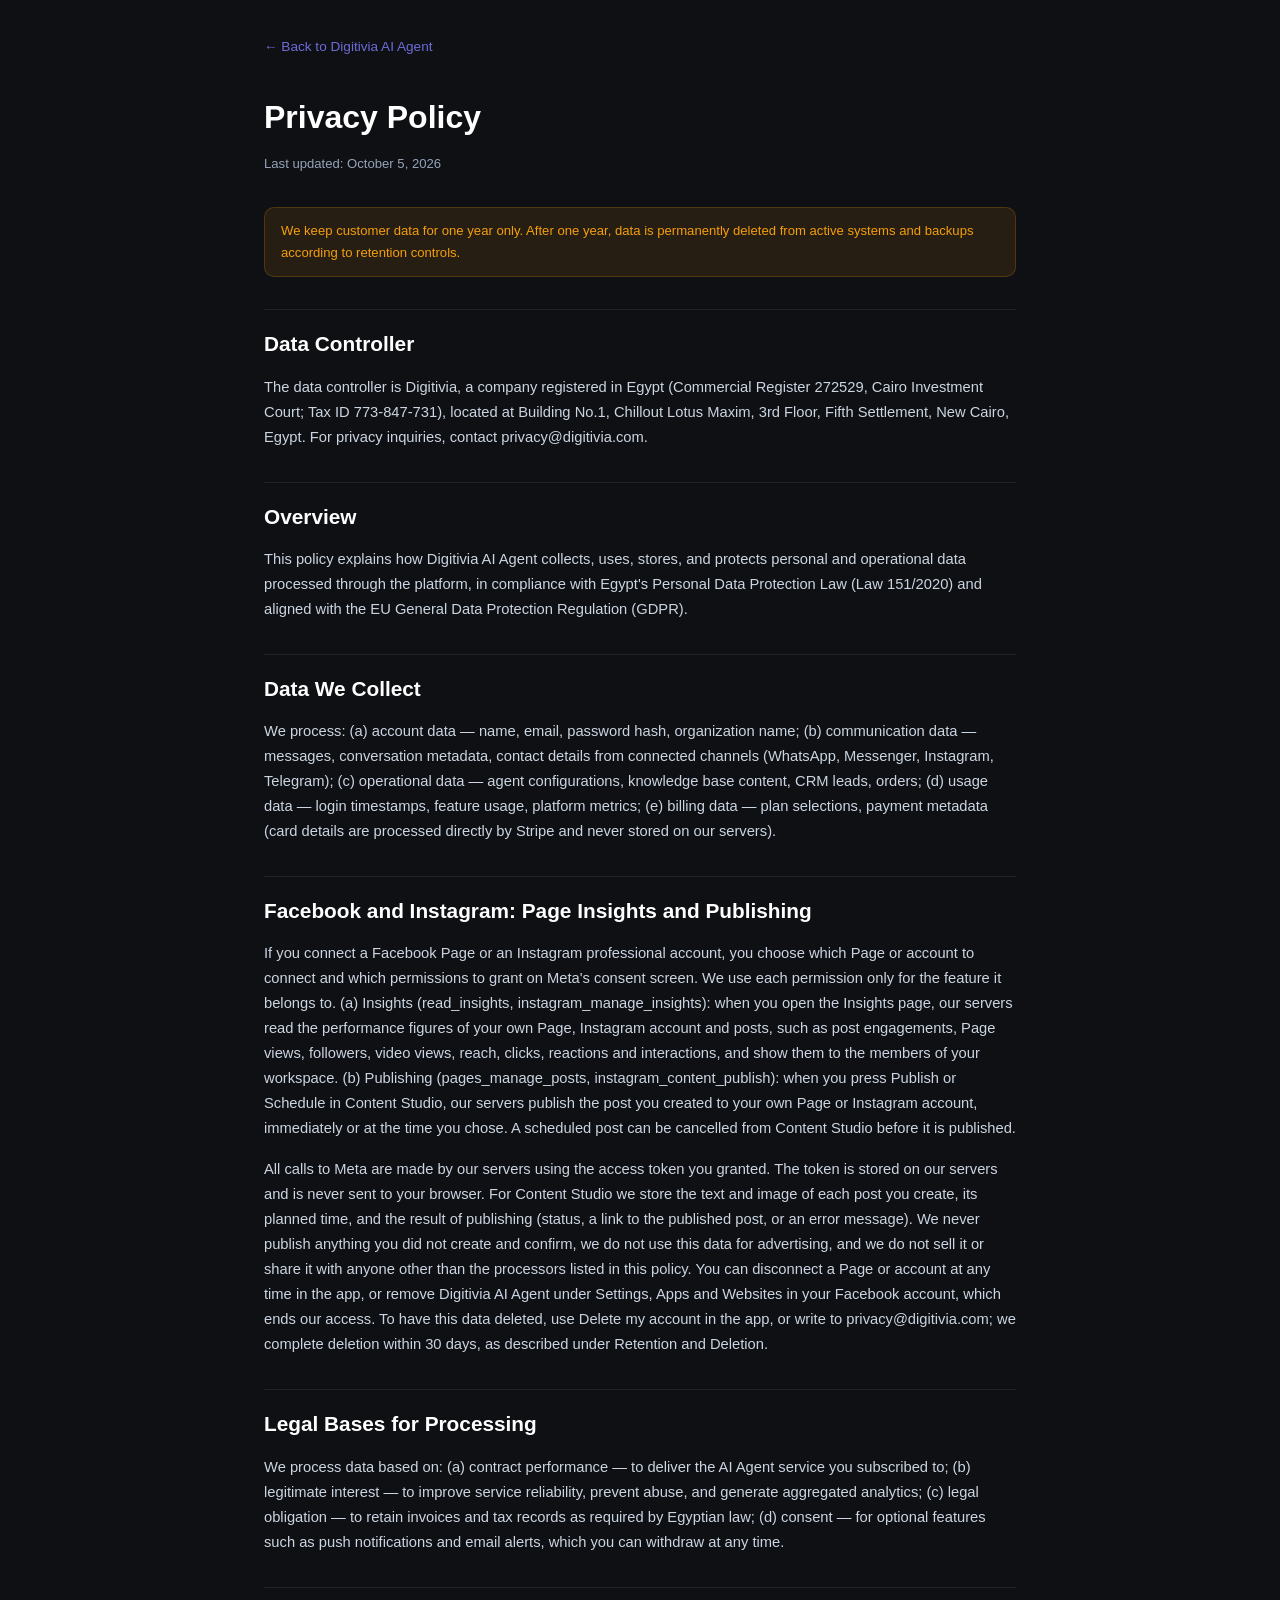
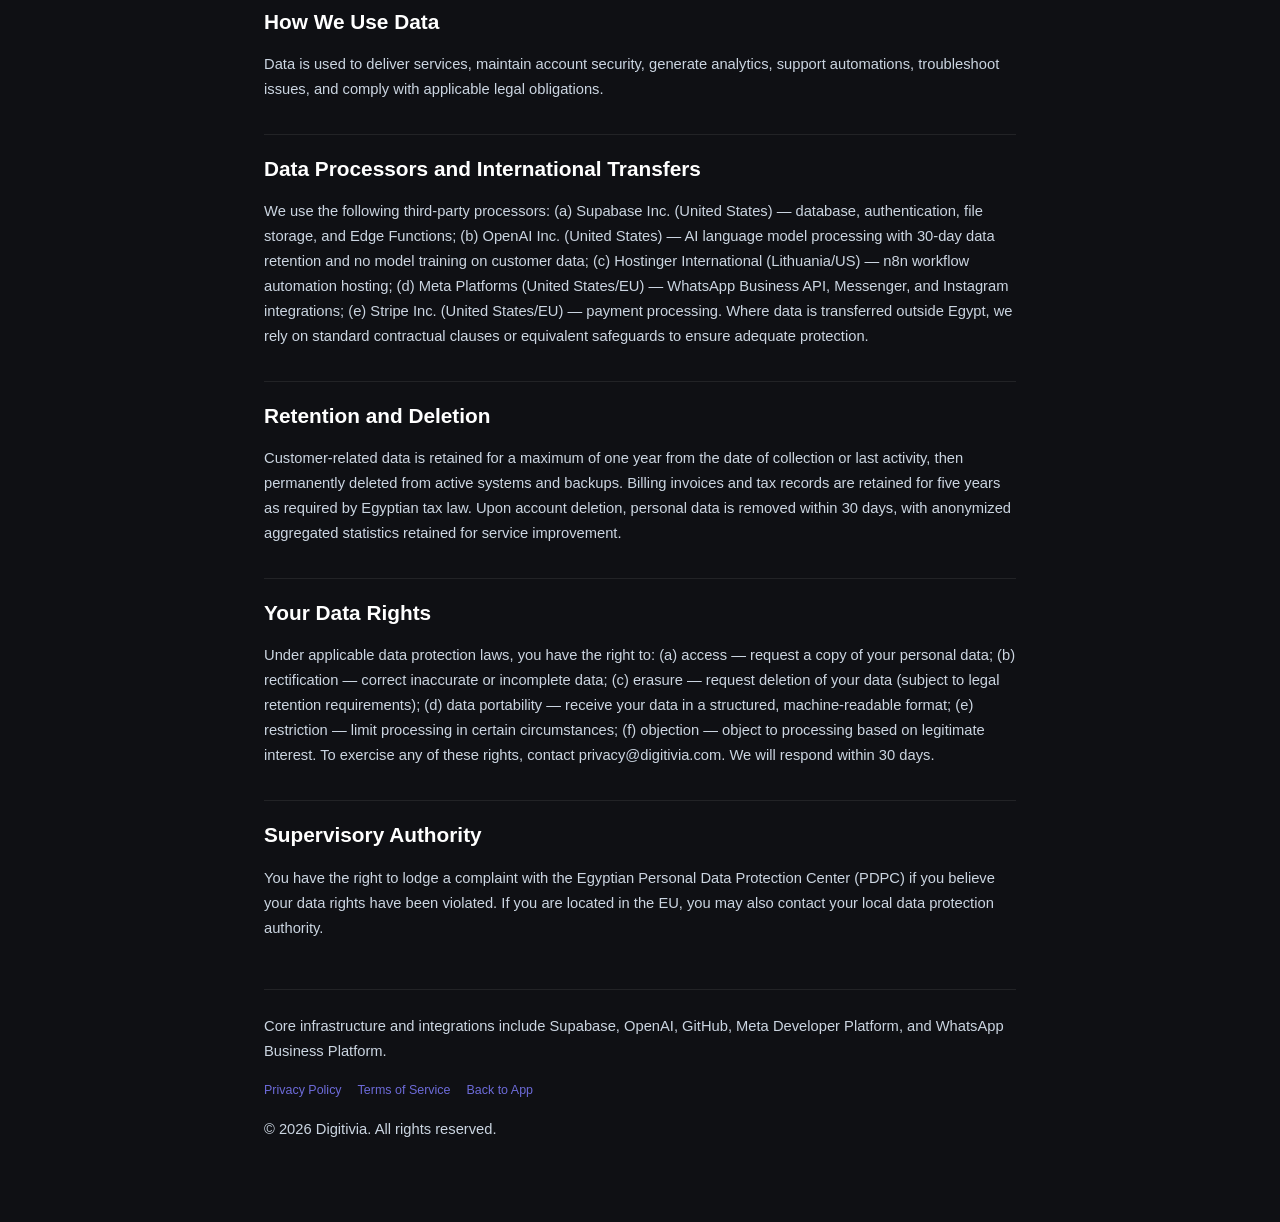
<file: privacy.html>
<!DOCTYPE html>
<html lang="en">
<head>
    <meta charset="UTF-8">
    <meta name="viewport" content="width=device-width, initial-scale=1.0">
    <title>Privacy Policy — Digitivia AI Agent</title>
    <link rel="icon" type="image/png" href="favicon.png">
    <link rel="canonical" href="https://ai-agent.digitivia.com/privacy.html">
    <meta name="description" content="Privacy Policy for Digitivia AI Agent — how we collect, use, store, and protect your data.">
    <style>
        * { margin: 0; padding: 0; box-sizing: border-box; }
        body { font-family: -apple-system, BlinkMacSystemFont, 'Segoe UI', Roboto, sans-serif; background: #0f1014; color: #e2e8f0; line-height: 1.7; }
        .container { max-width: 800px; margin: 0 auto; padding: 2rem 1.5rem 4rem; }
        .back-link { display: inline-flex; align-items: center; gap: 6px; color: #6d6bd9; text-decoration: none; font-size: 0.85rem; margin-bottom: 2rem; }
        .back-link:hover { text-decoration: underline; }
        h1 { font-size: 2rem; font-weight: 700; margin-bottom: 0.5rem; color: #fff; }
        .updated { font-size: 0.82rem; color: #94a3b8; margin-bottom: 2rem; }
        .retention-banner { padding: 12px 16px; border-radius: 10px; background: rgba(245,158,11,0.1); border: 1px solid rgba(245,158,11,0.2); color: #f59e0b; font-size: 0.82rem; margin-bottom: 2rem; }
        h2 { font-size: 1.3rem; font-weight: 600; color: #fff; margin: 2rem 0 0.8rem; padding-top: 1rem; border-top: 1px solid rgba(255,255,255,0.08); }
        p { font-size: 0.92rem; color: #cbd5e1; margin-bottom: 1rem; }
        .footer { margin-top: 3rem; padding-top: 1.5rem; border-top: 1px solid rgba(255,255,255,0.08); font-size: 0.78rem; color: #64748b; }
        .footer a { color: #6d6bd9; text-decoration: none; }
        .footer a:hover { text-decoration: underline; }
        .legal-links { display: flex; gap: 1rem; margin-top: 1rem; flex-wrap: wrap; }
    </style>
</head>
<body>
    <div class="container">
        <a href="/" class="back-link">← Back to Digitivia AI Agent</a>
        <h1>Privacy Policy</h1>
        <div class="updated">Last updated: October 5, 2026</div>
        <div class="retention-banner">We keep customer data for one year only. After one year, data is permanently deleted from active systems and backups according to retention controls.</div>

        <h2>Data Controller</h2>
        <p>The data controller is Digitivia, a company registered in Egypt (Commercial Register 272529, Cairo Investment Court; Tax ID 773-847-731), located at Building No.1, Chillout Lotus Maxim, 3rd Floor, Fifth Settlement, New Cairo, Egypt. For privacy inquiries, contact privacy@digitivia.com.</p>

        <h2>Overview</h2>
        <p>This policy explains how Digitivia AI Agent collects, uses, stores, and protects personal and operational data processed through the platform, in compliance with Egypt's Personal Data Protection Law (Law 151/2020) and aligned with the EU General Data Protection Regulation (GDPR).</p>

        <h2>Data We Collect</h2>
        <p>We process: (a) account data — name, email, password hash, organization name; (b) communication data — messages, conversation metadata, contact details from connected channels (WhatsApp, Messenger, Instagram, Telegram); (c) operational data — agent configurations, knowledge base content, CRM leads, orders; (d) usage data — login timestamps, feature usage, platform metrics; (e) billing data — plan selections, payment metadata (card details are processed directly by Stripe and never stored on our servers).</p>

        <h2>Facebook and Instagram: Page Insights and Publishing</h2>
        <p>If you connect a Facebook Page or an Instagram professional account, you choose which Page or account to connect and which permissions to grant on Meta's consent screen. We use each permission only for the feature it belongs to. (a) Insights (read_insights, instagram_manage_insights): when you open the Insights page, our servers read the performance figures of your own Page, Instagram account and posts, such as post engagements, Page views, followers, video views, reach, clicks, reactions and interactions, and show them to the members of your workspace. (b) Publishing (pages_manage_posts, instagram_content_publish): when you press Publish or Schedule in Content Studio, our servers publish the post you created to your own Page or Instagram account, immediately or at the time you chose. A scheduled post can be cancelled from Content Studio before it is published.</p>
        <p>All calls to Meta are made by our servers using the access token you granted. The token is stored on our servers and is never sent to your browser. For Content Studio we store the text and image of each post you create, its planned time, and the result of publishing (status, a link to the published post, or an error message). We never publish anything you did not create and confirm, we do not use this data for advertising, and we do not sell it or share it with anyone other than the processors listed in this policy. You can disconnect a Page or account at any time in the app, or remove Digitivia AI Agent under Settings, Apps and Websites in your Facebook account, which ends our access. To have this data deleted, use Delete my account in the app, or write to privacy@digitivia.com; we complete deletion within 30 days, as described under Retention and Deletion.</p>

        <h2>Legal Bases for Processing</h2>
        <p>We process data based on: (a) contract performance — to deliver the AI Agent service you subscribed to; (b) legitimate interest — to improve service reliability, prevent abuse, and generate aggregated analytics; (c) legal obligation — to retain invoices and tax records as required by Egyptian law; (d) consent — for optional features such as push notifications and email alerts, which you can withdraw at any time.</p>

        <h2>How We Use Data</h2>
        <p>Data is used to deliver services, maintain account security, generate analytics, support automations, troubleshoot issues, and comply with applicable legal obligations.</p>

        <h2>Data Processors and International Transfers</h2>
        <p>We use the following third-party processors: (a) Supabase Inc. (United States) — database, authentication, file storage, and Edge Functions; (b) OpenAI Inc. (United States) — AI language model processing with 30-day data retention and no model training on customer data; (c) Hostinger International (Lithuania/US) — n8n workflow automation hosting; (d) Meta Platforms (United States/EU) — WhatsApp Business API, Messenger, and Instagram integrations; (e) Stripe Inc. (United States/EU) — payment processing. Where data is transferred outside Egypt, we rely on standard contractual clauses or equivalent safeguards to ensure adequate protection.</p>

        <h2>Retention and Deletion</h2>
        <p>Customer-related data is retained for a maximum of one year from the date of collection or last activity, then permanently deleted from active systems and backups. Billing invoices and tax records are retained for five years as required by Egyptian tax law. Upon account deletion, personal data is removed within 30 days, with anonymized aggregated statistics retained for service improvement.</p>

        <h2>Your Data Rights</h2>
        <p>Under applicable data protection laws, you have the right to: (a) access — request a copy of your personal data; (b) rectification — correct inaccurate or incomplete data; (c) erasure — request deletion of your data (subject to legal retention requirements); (d) data portability — receive your data in a structured, machine-readable format; (e) restriction — limit processing in certain circumstances; (f) objection — object to processing based on legitimate interest. To exercise any of these rights, contact privacy@digitivia.com. We will respond within 30 days.</p>

        <h2>Supervisory Authority</h2>
        <p>You have the right to lodge a complaint with the Egyptian Personal Data Protection Center (PDPC) if you believe your data rights have been violated. If you are located in the EU, you may also contact your local data protection authority.</p>

        <div class="footer">
            <p>Core infrastructure and integrations include Supabase, OpenAI, GitHub, Meta Developer Platform, and WhatsApp Business Platform.</p>
            <div class="legal-links">
                <a href="/privacy.html">Privacy Policy</a>
                <a href="/terms.html">Terms of Service</a>
                <a href="/">Back to App</a>
            </div>
            <p style="margin-top:1rem;">&copy; 2026 Digitivia. All rights reserved.</p>
        </div>
    </div>
</body>
</html>
</file>
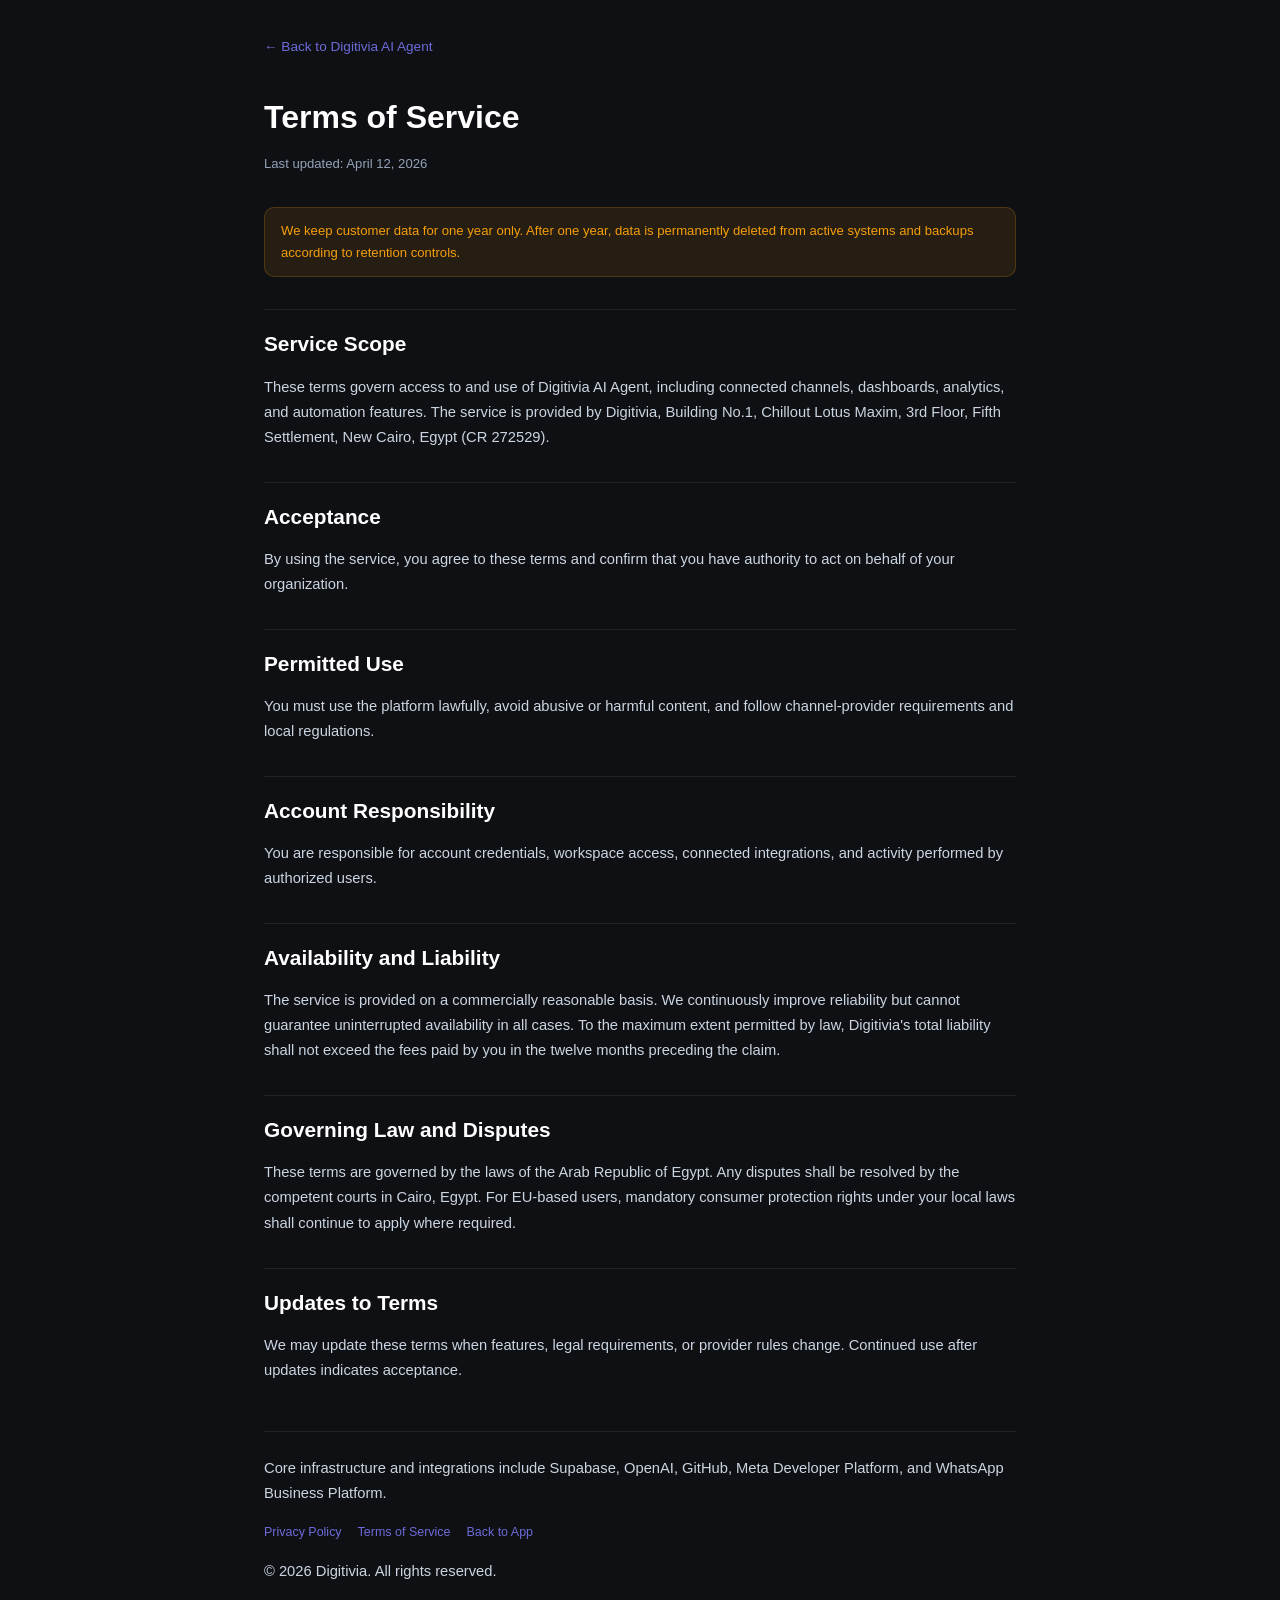
<file: terms.html>
<!DOCTYPE html>
<html lang="en">
<head>
    <meta charset="UTF-8">
    <meta name="viewport" content="width=device-width, initial-scale=1.0">
    <title>Terms of Service — Digitivia AI Agent</title>
    <link rel="icon" type="image/png" href="favicon.png">
    <link rel="canonical" href="https://ai-agent.digitivia.com/terms.html">
    <meta name="description" content="Terms of Service for Digitivia AI Agent — rules governing use of the platform.">
    <style>
        * { margin: 0; padding: 0; box-sizing: border-box; }
        body { font-family: -apple-system, BlinkMacSystemFont, 'Segoe UI', Roboto, sans-serif; background: #0f1014; color: #e2e8f0; line-height: 1.7; }
        .container { max-width: 800px; margin: 0 auto; padding: 2rem 1.5rem 4rem; }
        .back-link { display: inline-flex; align-items: center; gap: 6px; color: #6d6bd9; text-decoration: none; font-size: 0.85rem; margin-bottom: 2rem; }
        .back-link:hover { text-decoration: underline; }
        h1 { font-size: 2rem; font-weight: 700; margin-bottom: 0.5rem; color: #fff; }
        .updated { font-size: 0.82rem; color: #94a3b8; margin-bottom: 2rem; }
        .retention-banner { padding: 12px 16px; border-radius: 10px; background: rgba(245,158,11,0.1); border: 1px solid rgba(245,158,11,0.2); color: #f59e0b; font-size: 0.82rem; margin-bottom: 2rem; }
        h2 { font-size: 1.3rem; font-weight: 600; color: #fff; margin: 2rem 0 0.8rem; padding-top: 1rem; border-top: 1px solid rgba(255,255,255,0.08); }
        p { font-size: 0.92rem; color: #cbd5e1; margin-bottom: 1rem; }
        .footer { margin-top: 3rem; padding-top: 1.5rem; border-top: 1px solid rgba(255,255,255,0.08); font-size: 0.78rem; color: #64748b; }
        .footer a { color: #6d6bd9; text-decoration: none; }
        .footer a:hover { text-decoration: underline; }
        .legal-links { display: flex; gap: 1rem; margin-top: 1rem; flex-wrap: wrap; }
    </style>
</head>
<body>
    <div class="container">
        <a href="/" class="back-link">← Back to Digitivia AI Agent</a>
        <h1>Terms of Service</h1>
        <div class="updated">Last updated: April 12, 2026</div>
        <div class="retention-banner">We keep customer data for one year only. After one year, data is permanently deleted from active systems and backups according to retention controls.</div>

        <h2>Service Scope</h2>
        <p>These terms govern access to and use of Digitivia AI Agent, including connected channels, dashboards, analytics, and automation features. The service is provided by Digitivia, Building No.1, Chillout Lotus Maxim, 3rd Floor, Fifth Settlement, New Cairo, Egypt (CR 272529).</p>

        <h2>Acceptance</h2>
        <p>By using the service, you agree to these terms and confirm that you have authority to act on behalf of your organization.</p>

        <h2>Permitted Use</h2>
        <p>You must use the platform lawfully, avoid abusive or harmful content, and follow channel-provider requirements and local regulations.</p>

        <h2>Account Responsibility</h2>
        <p>You are responsible for account credentials, workspace access, connected integrations, and activity performed by authorized users.</p>

        <h2>Availability and Liability</h2>
        <p>The service is provided on a commercially reasonable basis. We continuously improve reliability but cannot guarantee uninterrupted availability in all cases. To the maximum extent permitted by law, Digitivia's total liability shall not exceed the fees paid by you in the twelve months preceding the claim.</p>

        <h2>Governing Law and Disputes</h2>
        <p>These terms are governed by the laws of the Arab Republic of Egypt. Any disputes shall be resolved by the competent courts in Cairo, Egypt. For EU-based users, mandatory consumer protection rights under your local laws shall continue to apply where required.</p>

        <h2>Updates to Terms</h2>
        <p>We may update these terms when features, legal requirements, or provider rules change. Continued use after updates indicates acceptance.</p>

        <div class="footer">
            <p>Core infrastructure and integrations include Supabase, OpenAI, GitHub, Meta Developer Platform, and WhatsApp Business Platform.</p>
            <div class="legal-links">
                <a href="/privacy.html">Privacy Policy</a>
                <a href="/terms.html">Terms of Service</a>
                <a href="/">Back to App</a>
            </div>
            <p style="margin-top:1rem;">&copy; 2026 Digitivia. All rights reserved.</p>
        </div>
    </div>
</body>
</html>
</file>
<file: demo/demo.css>
/* UI Demo Mode. Same tokens as the product's spatial design system (index.html :root and :root[data-theme="light"]),
   copied here because this page deliberately loads nothing from the app. Logical properties throughout: RTL is the same
   stylesheet, not a second one. No inline styles are used anywhere (the page's CSP has no 'unsafe-inline'). */
@font-face { font-family: 'Cairo Display'; src: url('../fonts/Cairo-Bold-Arabic-Latin-Subset.woff2') format('woff2'); font-weight: 700; font-style: normal; font-display: swap; }

:root {
  --sp-bg: #0f1115; --sp-surface: #171a20; --sp-surface-2: #1e222a; --sp-surface-3: #262b34;
  --sp-line: #2a2f39; --sp-line-2: #39404c;
  --sp-ink: #e9edf3; --sp-ink-2: #9aa2ae; --sp-ink-3: #79818d;
  --sp-accent: #6d6bd9; --sp-accent-hover: #5b59c9; --sp-accent-ink: #ffffff; --sp-accent-soft: rgba(109, 107, 217, 0.16);
  --brand-fade: linear-gradient(135deg, #4a48a8 0%, #7b79e0 100%);
  --brand-fade-hover: linear-gradient(135deg, #3b3992 0%, #6d6bd9 100%);
  --sp-ok: #3fb27f; --sp-ok-soft: #12332a; --sp-ok-ink: #d7f2e6;
  --sp-warn: #d9a441; --sp-warn-soft: #3a2f14; --sp-warn-ink: #f6e6c4;
  --sp-err: #e5726f; --sp-err-soft: #3a1e1f; --sp-err-ink: #fadedd;
  --sp-focus: #8b89ea;
  --sp-1: 4px; --sp-2: 8px; --sp-3: 12px; --sp-4: 16px; --sp-5: 24px; --sp-6: 32px; --sp-7: 48px;
  --sp-t-xs: 0.75rem; --sp-t-sm: 0.8125rem; --sp-t-md: 0.875rem; --sp-t-lg: 1rem; --sp-t-xl: 1.25rem; --sp-t-2xl: 1.5rem;
  --sp-r-sm: 6px; --sp-r-md: 10px; --sp-r-lg: 14px; --sp-r-xl: 20px; --sp-r-pill: 999px;
  --shadow: 0 12px 32px rgba(0, 0, 0, 0.35);
  --bubble-me: #4a48a8; --bubble-me-ink: #fff;
  --font: 'Segoe UI', system-ui, -apple-system, BlinkMacSystemFont, Tahoma, 'Noto Sans Arabic', sans-serif;
  color-scheme: dark;
}
:root[data-theme="light"] {
  --sp-bg: #f4f7fb; --sp-surface: #ffffff; --sp-surface-2: #eef1f4; --sp-surface-3: #e4e9ef;
  --sp-line: #e3e7ec; --sp-line-2: #ccd3db;
  --sp-ink: #17202b; --sp-ink-2: #4a5563; --sp-ink-3: #5f6b7a;
  --sp-accent: #18174e; --sp-accent-hover: #100f3a; --sp-accent-soft: #ecebf5;
  --brand-fade: linear-gradient(135deg, #18174e 0%, #4a48a8 100%);
  --brand-fade-hover: linear-gradient(135deg, #100f3a 0%, #3b3992 100%);
  --sp-ok: #2e9e6e; --sp-ok-soft: #e6f5ee; --sp-ok-ink: #1c6b4a;
  --sp-warn: #b07d1e; --sp-warn-soft: #fbf1de; --sp-warn-ink: #7a5510;
  --sp-err: #c4514e; --sp-err-soft: #fbeceb; --sp-err-ink: #93302e;
  --sp-focus: #18174e;
  --shadow: 0 12px 32px rgba(15, 23, 42, 0.16);
  --bubble-me: #18174e;
  color-scheme: light;
}

* { box-sizing: border-box; }
html { -webkit-text-size-adjust: 100%; }
body { margin: 0; background: var(--sp-bg); color: var(--sp-ink); font-family: var(--font); font-size: var(--sp-t-md); line-height: 1.5; min-height: 100dvh; }
h1, h2, h3 { margin: 0; line-height: 1.25; }
h1, h2 { font-family: 'Cairo Display', var(--font); letter-spacing: -0.01em; }
p { margin: 0; }
button, input, select, textarea { font: inherit; color: inherit; }
button { cursor: pointer; }
:focus-visible { outline: 2px solid var(--sp-focus); outline-offset: 2px; }
[hidden] { display: none !important; }
.sr { position: absolute; width: 1px; height: 1px; overflow: hidden; clip: rect(0 0 0 0); white-space: nowrap; }
.nojs { padding: var(--sp-5); }

/* ---------- shell ---------- */
.banner { position: sticky; top: 0; z-index: 30; display: flex; flex-wrap: wrap; align-items: center; gap: var(--sp-2) var(--sp-3); padding: 8px max(var(--sp-4), env(safe-area-inset-left)); background: var(--sp-warn-soft); color: var(--sp-warn-ink); border-block-end: 1px solid var(--sp-warn); font-size: var(--sp-t-sm); }
.banner strong { font-weight: 700; }
.banner .grow { flex: 1 1 220px; min-width: 0; }
.topbar { display: flex; flex-wrap: wrap; align-items: center; gap: var(--sp-3); padding: var(--sp-3) var(--sp-4); background: var(--brand-fade); color: #fff; }
.topbar img { height: 30px; width: auto; display: block; }
.topbar .grow { flex: 1 1 auto; }
.topbar .sub { font-size: var(--sp-t-sm); opacity: 0.85; }
.tools { display: flex; flex-wrap: wrap; gap: var(--sp-2); align-items: center; }
.tools .btn { background: rgba(255, 255, 255, 0.14); color: #fff; border-color: rgba(255, 255, 255, 0.28); }
.tools .btn:hover { background: rgba(255, 255, 255, 0.24); }
.tools .btn.danger { border-color: #ffb4b2; }

.tabs { display: flex; gap: var(--sp-1); padding: var(--sp-2) var(--sp-4) 0; background: var(--sp-surface); border-block-end: 1px solid var(--sp-line); overflow-x: auto; scrollbar-width: none; position: sticky; top: var(--banner-h, 44px); z-index: 20; }
.tabs::-webkit-scrollbar { display: none; }
.tab { flex: 0 0 auto; min-height: 44px; padding: 0 var(--sp-4); background: none; border: 0; border-block-end: 3px solid transparent; color: var(--sp-ink-2); font-weight: 600; white-space: nowrap; }
.tab[aria-selected="true"] { color: var(--sp-ink); border-block-end-color: var(--sp-accent); }
.tab:hover { color: var(--sp-ink); }

main { max-width: 1120px; margin: 0 auto; padding: var(--sp-4); }
.page-head { margin-block: var(--sp-3) var(--sp-4); }
.page-head h1 { font-size: var(--sp-t-2xl); }
.page-head p { color: var(--sp-ink-2); margin-block-start: var(--sp-1); max-width: 62ch; }

.grid2 { display: grid; gap: var(--sp-4); grid-template-columns: minmax(0, 1fr); }
@media (min-width: 960px) { .grid2 { grid-template-columns: minmax(0, 1.5fr) minmax(0, 1fr); align-items: start; } .sticky { position: sticky; top: calc(var(--banner-h, 44px) + 64px); } }

/* ---------- cards & forms ---------- */
.card { background: var(--sp-surface); border: 1px solid var(--sp-line); border-radius: var(--sp-r-lg); padding: var(--sp-4); margin-block-end: var(--sp-4); }
.card > h2, .card > h3 { font-size: var(--sp-t-lg); font-family: var(--font); letter-spacing: 0; margin-block-end: var(--sp-1); }
.card .hint { color: var(--sp-ink-2); font-size: var(--sp-t-sm); margin-block-end: var(--sp-3); }
.cols { display: grid; gap: var(--sp-3); grid-template-columns: repeat(auto-fit, minmax(190px, 1fr)); }
.field { display: flex; flex-direction: column; gap: 6px; min-width: 0; }
.field > label, .lbl { font-size: var(--sp-t-sm); color: var(--sp-ink-2); font-weight: 600; }
.help { font-size: var(--sp-t-xs); color: var(--sp-ink-3); }
input[type="text"], input[type="number"], input[type="time"], select, textarea { width: 100%; min-height: 44px; padding: 8px 12px; background: var(--sp-surface-2); border: 1px solid var(--sp-line-2); border-radius: var(--sp-r-md); }
textarea { min-height: 84px; resize: vertical; line-height: 1.5; }
input::placeholder, textarea::placeholder { color: var(--sp-ink-3); }
.field.err input, .field.err textarea, .field.err select { border-color: var(--sp-err); }
.errmsg { color: var(--sp-err); font-size: var(--sp-t-xs); font-weight: 600; }
:root[data-theme="light"] .errmsg { color: var(--sp-err-ink); }

.btn { display: inline-flex; align-items: center; justify-content: center; gap: 6px; min-height: 44px; padding: 0 var(--sp-4); background: var(--sp-surface-2); border: 1px solid var(--sp-line-2); border-radius: var(--sp-r-md); font-weight: 600; text-decoration: none; color: var(--sp-ink); }
.btn:hover:not(:disabled) { background: var(--sp-surface-3); }
.btn:disabled { opacity: 0.55; cursor: not-allowed; }
.btn.primary { background: var(--brand-fade); border-color: transparent; color: #fff; }
.btn.primary:hover:not(:disabled) { background: var(--brand-fade-hover); }
.btn.sm { min-height: 36px; padding: 0 var(--sp-3); font-size: var(--sp-t-sm); }
.btn.ghost { background: transparent; }
.btn.icon { padding: 0; width: 36px; min-height: 36px; }
.btn.warn { border-color: var(--sp-err); color: var(--sp-err); }
:root[data-theme="light"] .btn.warn { color: var(--sp-err-ink); }

.seg { display: inline-flex; flex-wrap: wrap; gap: var(--sp-1); padding: 3px; background: var(--sp-surface-2); border: 1px solid var(--sp-line); border-radius: var(--sp-r-md); }
.seg button { min-height: 38px; padding: 0 var(--sp-3); background: transparent; border: 0; border-radius: 8px; color: var(--sp-ink-2); font-weight: 600; }
.seg button[aria-pressed="true"], .seg button[aria-checked="true"] { background: var(--sp-accent); color: var(--sp-accent-ink); }
.seg.block { display: flex; } .seg.block button { flex: 1 1 0; }

.chips { display: flex; flex-wrap: wrap; gap: var(--sp-2); }
.chips.center { justify-content: center; }
.chip { display: inline-flex; align-items: center; gap: 6px; min-height: 30px; padding: 0 var(--sp-3); border-radius: var(--sp-r-pill); background: var(--sp-surface-2); border: 1px solid var(--sp-line-2); font-size: var(--sp-t-xs); color: var(--sp-ink-2); }
button.chip { cursor: pointer; min-height: 36px; font-size: var(--sp-t-sm); color: var(--sp-ink); }
button.chip:hover { background: var(--sp-accent-soft); }
.chip.ok { background: var(--sp-ok-soft); color: var(--sp-ok-ink); border-color: var(--sp-ok); }
.chip.warn { background: var(--sp-warn-soft); color: var(--sp-warn-ink); border-color: var(--sp-warn); }
.chip.accent { background: var(--sp-accent-soft); color: var(--sp-ink); border-color: var(--sp-accent); }

.toggle { display: flex; align-items: flex-start; gap: var(--sp-3); padding: var(--sp-3) 0; border-block-end: 1px solid var(--sp-line); }
.toggle:last-child { border-block-end: 0; }
.toggle .txt { flex: 1 1 auto; min-width: 0; }
.toggle .txt b { display: block; font-weight: 600; }
.toggle .txt span { display: block; color: var(--sp-ink-2); font-size: var(--sp-t-sm); }
.sw { flex: 0 0 auto; position: relative; width: 46px; height: 26px; border-radius: 13px; background: var(--sp-surface-3); border: 1px solid var(--sp-line-2); padding: 0; margin-block-start: 2px; }
.sw::after { content: ''; position: absolute; top: 2px; inset-inline-start: 2px; width: 20px; height: 20px; border-radius: 50%; background: var(--sp-ink-2); transition: transform 0.15s; }
.sw[aria-checked="true"] { background: var(--sp-accent); border-color: var(--sp-accent); }
.sw[aria-checked="true"]::after { background: #fff; transform: translateX(20px); }
[dir="rtl"] .sw[aria-checked="true"]::after { transform: translateX(-20px); }
.sw:disabled { opacity: 0.6; cursor: not-allowed; }

.notice { display: flex; gap: var(--sp-3); padding: var(--sp-3); border-radius: var(--sp-r-md); background: var(--sp-surface-2); border: 1px solid var(--sp-line-2); font-size: var(--sp-t-sm); color: var(--sp-ink-2); margin-block-end: var(--sp-3); }
.notice.warn { background: var(--sp-warn-soft); border-color: var(--sp-warn); color: var(--sp-warn-ink); }
.notice.err { background: var(--sp-err-soft); border-color: var(--sp-err); color: var(--sp-err-ink); }
.notice.ok { background: var(--sp-ok-soft); border-color: var(--sp-ok); color: var(--sp-ok-ink); }
.notice b { color: inherit; }

/* ---------- role cards ---------- */
.roles { display: grid; gap: var(--sp-3); grid-template-columns: repeat(auto-fit, minmax(230px, 1fr)); }
.role { text-align: start; display: flex; flex-direction: column; gap: 6px; padding: var(--sp-4); background: var(--sp-surface-2); border: 2px solid var(--sp-line-2); border-radius: var(--sp-r-lg); }
.role[aria-checked="true"] { border-color: var(--sp-accent); background: var(--sp-accent-soft); }
.role .t { font-weight: 700; font-size: var(--sp-t-lg); display: flex; align-items: center; gap: var(--sp-2); }
.role .d { color: var(--sp-ink-2); font-size: var(--sp-t-sm); }
.role .dot { width: 18px; height: 18px; border-radius: 50%; border: 2px solid var(--sp-line-2); flex: 0 0 auto; }
.role[aria-checked="true"] .dot { border-color: var(--sp-accent); background: radial-gradient(circle, var(--sp-accent) 0 45%, transparent 50%); }

.chan { display: flex; flex-wrap: wrap; gap: var(--sp-2); margin-block-end: var(--sp-4); }
.chan button { min-height: 44px; padding: 0 var(--sp-4); border-radius: var(--sp-r-pill); background: var(--sp-surface); border: 1px solid var(--sp-line-2); font-weight: 600; display: inline-flex; align-items: center; gap: 8px; }
.chan button[aria-pressed="true"] { background: var(--sp-accent); border-color: var(--sp-accent); color: var(--sp-accent-ink); }
.dirty { width: 8px; height: 8px; border-radius: 50%; background: var(--sp-warn); display: inline-block; }

.savebar { position: sticky; bottom: 0; z-index: 10; display: flex; flex-wrap: wrap; gap: var(--sp-2); align-items: center; padding: var(--sp-3) var(--sp-4); margin-inline: calc(var(--sp-4) * -1); background: var(--sp-surface); border-block-start: 1px solid var(--sp-line); padding-bottom: max(var(--sp-3), env(safe-area-inset-bottom)); }
.savebar .state { flex: 1 1 200px; font-size: var(--sp-t-sm); color: var(--sp-ink-2); }

.accord { border: 1px solid var(--sp-line); border-radius: var(--sp-r-md); margin-block-end: var(--sp-3); background: var(--sp-surface-2); }
.accord > button { width: 100%; display: flex; justify-content: space-between; align-items: center; gap: var(--sp-3); min-height: 48px; padding: 0 var(--sp-4); background: none; border: 0; font-weight: 700; text-align: start; }
.accord > button::after { content: ''; width: 8px; height: 8px; border-inline-end: 2px solid var(--sp-ink-2); border-block-end: 2px solid var(--sp-ink-2); transform: rotate(45deg); transition: transform 0.15s; }
.accord > button[aria-expanded="true"]::after { transform: rotate(-135deg); }
.accord .body { padding: 0 var(--sp-4) var(--sp-4); }

.preview-list { margin: 0; padding-inline-start: 1.1em; color: var(--sp-ink-2); font-size: var(--sp-t-sm); display: grid; gap: 6px; }
.preview-list li b { color: var(--sp-ink); }

/* ---------- chat ---------- */
.chatwrap { display: flex; justify-content: center; }
.device { width: 100%; transition: max-width 0.2s; }
.device[data-device="phone"] { max-width: 390px; }
.device[data-device="tablet"] { max-width: 640px; }
.device[data-device="desktop"] { max-width: 100%; }
.chat { display: flex; flex-direction: column; height: min(72dvh, 680px); min-height: 440px; background: var(--sp-surface); border: 1px solid var(--sp-line); border-radius: var(--sp-r-xl); overflow: hidden; box-shadow: var(--shadow); }
@media (max-width: 640px) { .chat { height: calc(100dvh - 190px); min-height: 420px; border-radius: var(--sp-r-lg); } }
.chat-head { display: flex; align-items: center; gap: var(--sp-3); padding: var(--sp-3) var(--sp-4); background: var(--brand-fade); color: #fff; }
.avatar { width: 40px; height: 40px; flex: 0 0 auto; border-radius: 50%; background: rgba(255, 255, 255, 0.2); display: grid; place-items: center; font-weight: 700; }
.chat-head .who { flex: 1 1 auto; min-width: 0; }
.chat-head .who b { display: block; overflow: hidden; text-overflow: ellipsis; white-space: nowrap; }
.chat-head .who span { font-size: var(--sp-t-xs); opacity: 0.9; }
.sim { padding: 6px var(--sp-4); background: var(--sp-warn-soft); color: var(--sp-warn-ink); font-size: var(--sp-t-xs); border-block-end: 1px solid var(--sp-warn); }
.log { flex: 1 1 auto; overflow-y: auto; padding: var(--sp-4); display: flex; flex-direction: column; gap: var(--sp-3); background: var(--sp-bg); overscroll-behavior: contain; }
.msg { max-width: 82%; padding: 10px 14px; border-radius: 16px; line-height: 1.55; overflow-wrap: anywhere; white-space: pre-wrap; background: var(--sp-surface-2); border: 1px solid var(--sp-line); }
.msg.me { align-self: flex-end; background: var(--bubble-me); color: var(--bubble-me-ink); border-color: transparent; border-end-end-radius: 4px; }
.msg.bot { align-self: flex-start; border-end-start-radius: 4px; }
.msg small { display: block; margin-block-start: 4px; font-size: 0.68rem; opacity: 0.7; }
.typing { align-self: flex-start; display: inline-flex; gap: 5px; padding: 12px 14px; border-radius: 16px; background: var(--sp-surface-2); border: 1px solid var(--sp-line); }
.typing i { width: 7px; height: 7px; border-radius: 50%; background: var(--sp-ink-2); animation: blink 1.1s infinite ease-in-out; }
.typing i:nth-child(2) { animation-delay: 0.15s; } .typing i:nth-child(3) { animation-delay: 0.3s; }
@keyframes blink { 0%, 80%, 100% { opacity: 0.25; transform: translateY(0); } 40% { opacity: 1; transform: translateY(-3px); } }
@media (prefers-reduced-motion: reduce) { .typing i { animation: none; opacity: 0.7; } * { transition: none !important; } }
.suggest { display: flex; gap: var(--sp-2); padding: var(--sp-2) var(--sp-4); overflow-x: auto; background: var(--sp-surface); border-block-start: 1px solid var(--sp-line); scrollbar-width: none; }
.suggest::-webkit-scrollbar { display: none; }
.suggest button { flex: 0 0 auto; }
.composer { display: flex; align-items: flex-end; gap: var(--sp-2); padding: var(--sp-3) var(--sp-4); background: var(--sp-surface); border-block-start: 1px solid var(--sp-line); padding-bottom: max(var(--sp-3), env(safe-area-inset-bottom)); }
.composer textarea { min-height: 44px; max-height: 120px; resize: none; border-radius: 22px; padding: 10px 16px; }

/* ---------- follow-ups ---------- */
.steps { display: grid; gap: var(--sp-3); }
.step { background: var(--sp-surface); border: 1px solid var(--sp-line); border-radius: var(--sp-r-lg); padding: var(--sp-4); }
.step.invalid { border-color: var(--sp-err); }
.step-head { display: flex; align-items: center; gap: var(--sp-2); flex-wrap: wrap; margin-block-end: var(--sp-3); }
.step-num { width: 28px; height: 28px; border-radius: 50%; background: var(--sp-accent); color: var(--sp-accent-ink); display: grid; place-items: center; font-weight: 700; font-size: var(--sp-t-sm); }
.step-head .ttl { font-weight: 700; flex: 1 1 auto; }
.step-actions { display: flex; gap: 4px; }
.presets { display: flex; flex-wrap: wrap; gap: 6px; align-items: center; }
.presets .btn.sm[aria-pressed="true"] { background: var(--sp-accent); color: var(--sp-accent-ink); border-color: var(--sp-accent); }
.waitrow { display: flex; flex-wrap: wrap; gap: var(--sp-2); align-items: center; }
.waitrow input[type="number"] { width: 90px; }
.waitrow select { width: auto; min-width: 110px; }
.cum { color: var(--sp-ink-3); font-size: var(--sp-t-xs); }
.ai-box { margin-block-start: var(--sp-3); padding: var(--sp-3); border-radius: var(--sp-r-md); background: var(--sp-accent-soft); border: 1px solid var(--sp-line-2); display: grid; gap: var(--sp-3); }
.preview-out { min-height: 20px; }
.bubble { display: inline-block; max-width: 100%; padding: 10px 14px; border-radius: 14px; background: var(--sp-surface); border: 1px solid var(--sp-line-2); line-height: 1.55; overflow-wrap: anywhere; }
.spinner { width: 18px; height: 18px; border-radius: 50%; border: 3px solid var(--sp-line-2); border-top-color: var(--sp-accent); animation: spin 0.8s linear infinite; display: inline-block; vertical-align: middle; }
@keyframes spin { to { transform: rotate(360deg); } }
.skel { height: 96px; border-radius: var(--sp-r-lg); background: linear-gradient(90deg, var(--sp-surface-2), var(--sp-surface-3), var(--sp-surface-2)); background-size: 200% 100%; animation: sh 1.2s infinite; margin-block-end: var(--sp-3); }
@keyframes sh { to { background-position: -200% 0; } }
.empty { text-align: center; padding: var(--sp-6) var(--sp-4); border: 2px dashed var(--sp-line-2); border-radius: var(--sp-r-lg); background: var(--sp-surface); }
.empty h3 { margin-block-end: var(--sp-2); font-size: var(--sp-t-lg); }
.empty p { color: var(--sp-ink-2); margin-block-end: var(--sp-4); }
.timeline { display: grid; gap: var(--sp-3); }
.tl-row { display: flex; gap: var(--sp-3); align-items: flex-start; }
.tl-dot { flex: 0 0 auto; width: 10px; height: 10px; margin-block-start: 6px; border-radius: 50%; background: var(--sp-accent); }
.tl-row .when { font-size: var(--sp-t-xs); color: var(--sp-ink-3); }

.toast { position: fixed; inset-inline: var(--sp-4); bottom: calc(var(--sp-4) + env(safe-area-inset-bottom)); z-index: 60; display: flex; justify-content: center; pointer-events: none; }
.toast div { pointer-events: auto; max-width: 560px; padding: 12px 16px; background: var(--sp-ink); color: var(--sp-bg); border-radius: var(--sp-r-md); box-shadow: var(--shadow); font-weight: 600; }
.modal { position: fixed; inset: 0; z-index: 70; display: grid; place-items: center; padding: var(--sp-4); background: rgba(10, 12, 18, 0.62); }
.modal .box { width: min(440px, 100%); background: var(--sp-surface); border: 1px solid var(--sp-line-2); border-radius: var(--sp-r-xl); padding: var(--sp-5); box-shadow: var(--shadow); display: grid; gap: var(--sp-3); }
.modal .row { display: flex; flex-wrap: wrap; gap: var(--sp-2); justify-content: flex-end; }

.about ul { margin: 0; padding-inline-start: 1.2em; display: grid; gap: 6px; }
.about code { background: var(--sp-surface-2); padding: 1px 6px; border-radius: 6px; direction: ltr; unicode-bidi: isolate; }
.blocked { max-width: 560px; margin: 12vh auto; padding: var(--sp-5); text-align: center; }

/* ---------- spacing polish ---------- */
.card .field, .ai-box .field { margin-block-end: var(--sp-3); }
.cols .field, .ai-box .field:last-child, .card .field:last-child { margin-block-end: 0; }
.cols { margin-block-end: var(--sp-3); }
.card .cols:last-child { margin-block-end: 0; }
.preview-list + .help { margin-block-start: var(--sp-3); }
.card .chips { margin-block-start: var(--sp-2); }
.step .help { display: block; margin-block-start: 6px; }
.step .chips { margin-block-start: var(--sp-3); }
.step .preview-out { margin-block-start: var(--sp-2); }
.step .notice { margin-block-start: var(--sp-3); margin-block-end: 0; }
.accord .body .field { margin-block-end: var(--sp-3); }
.seg.block { width: 100%; }
</file>
